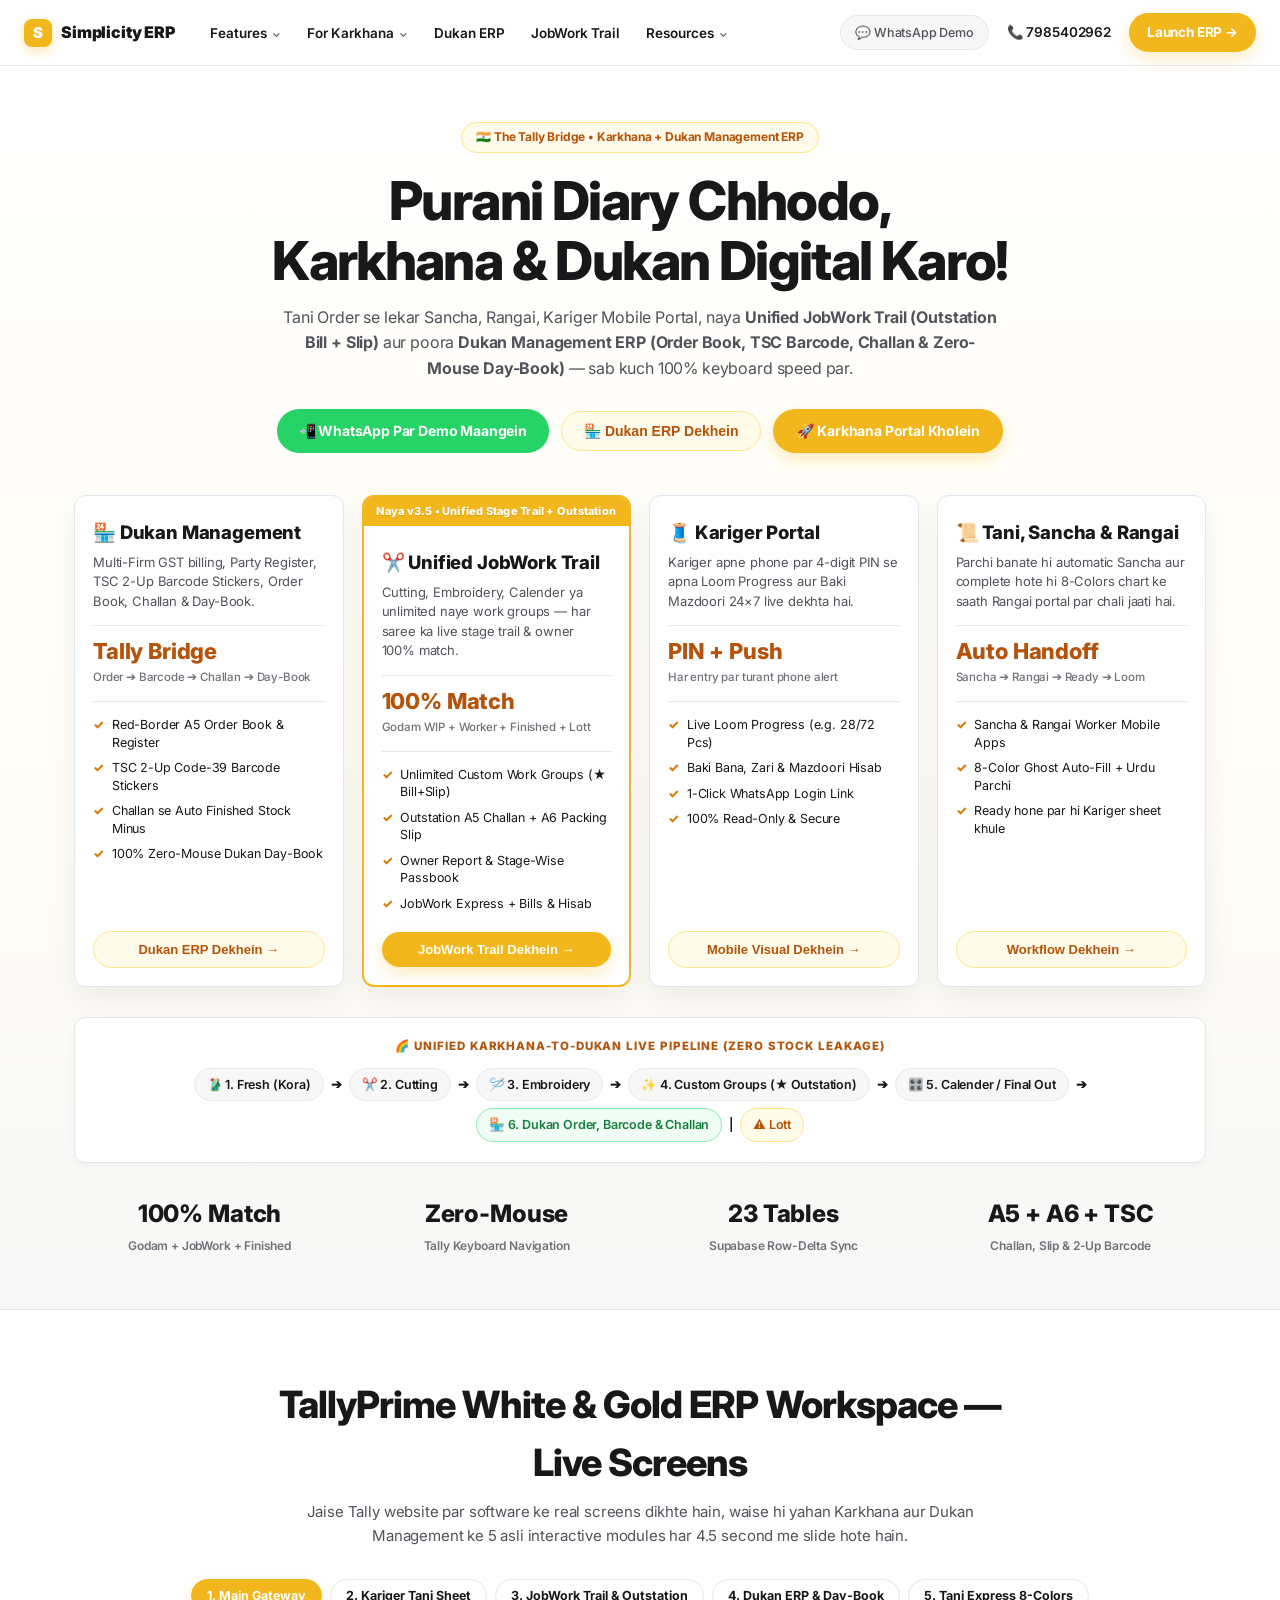
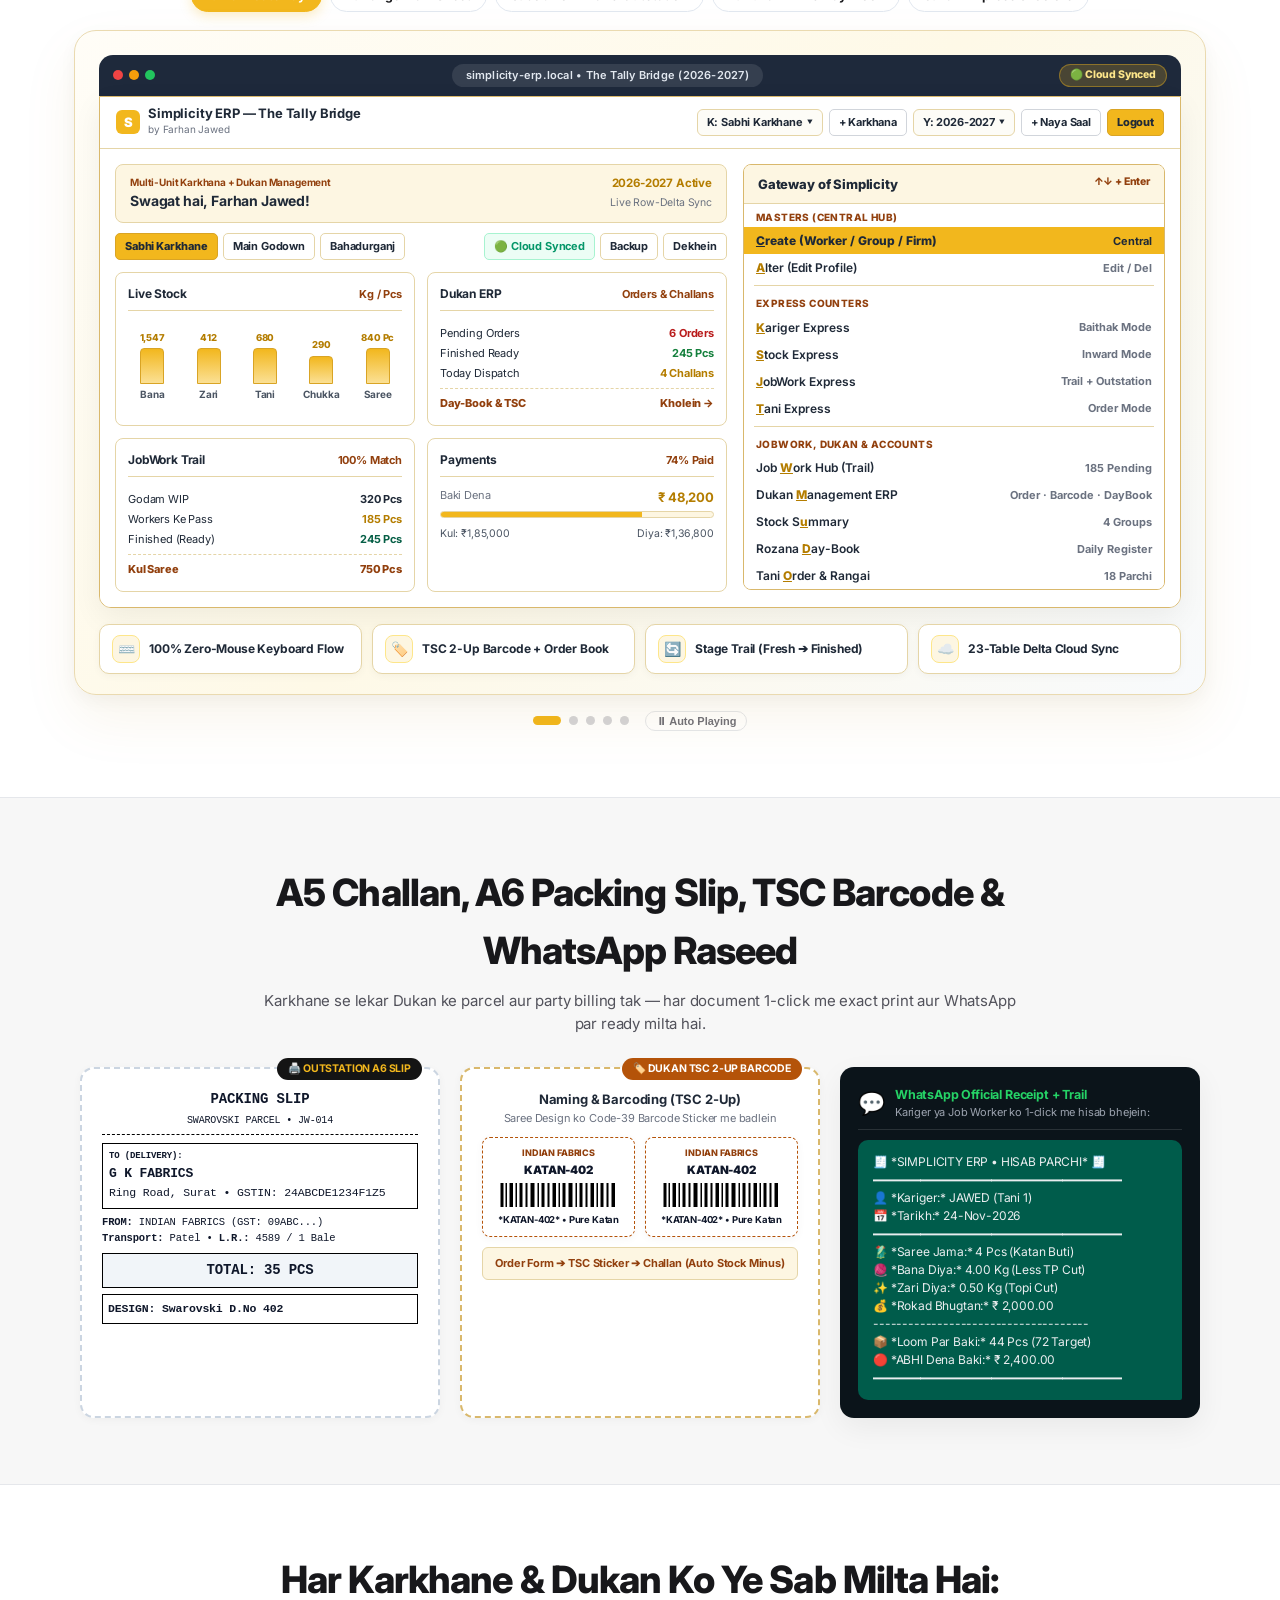
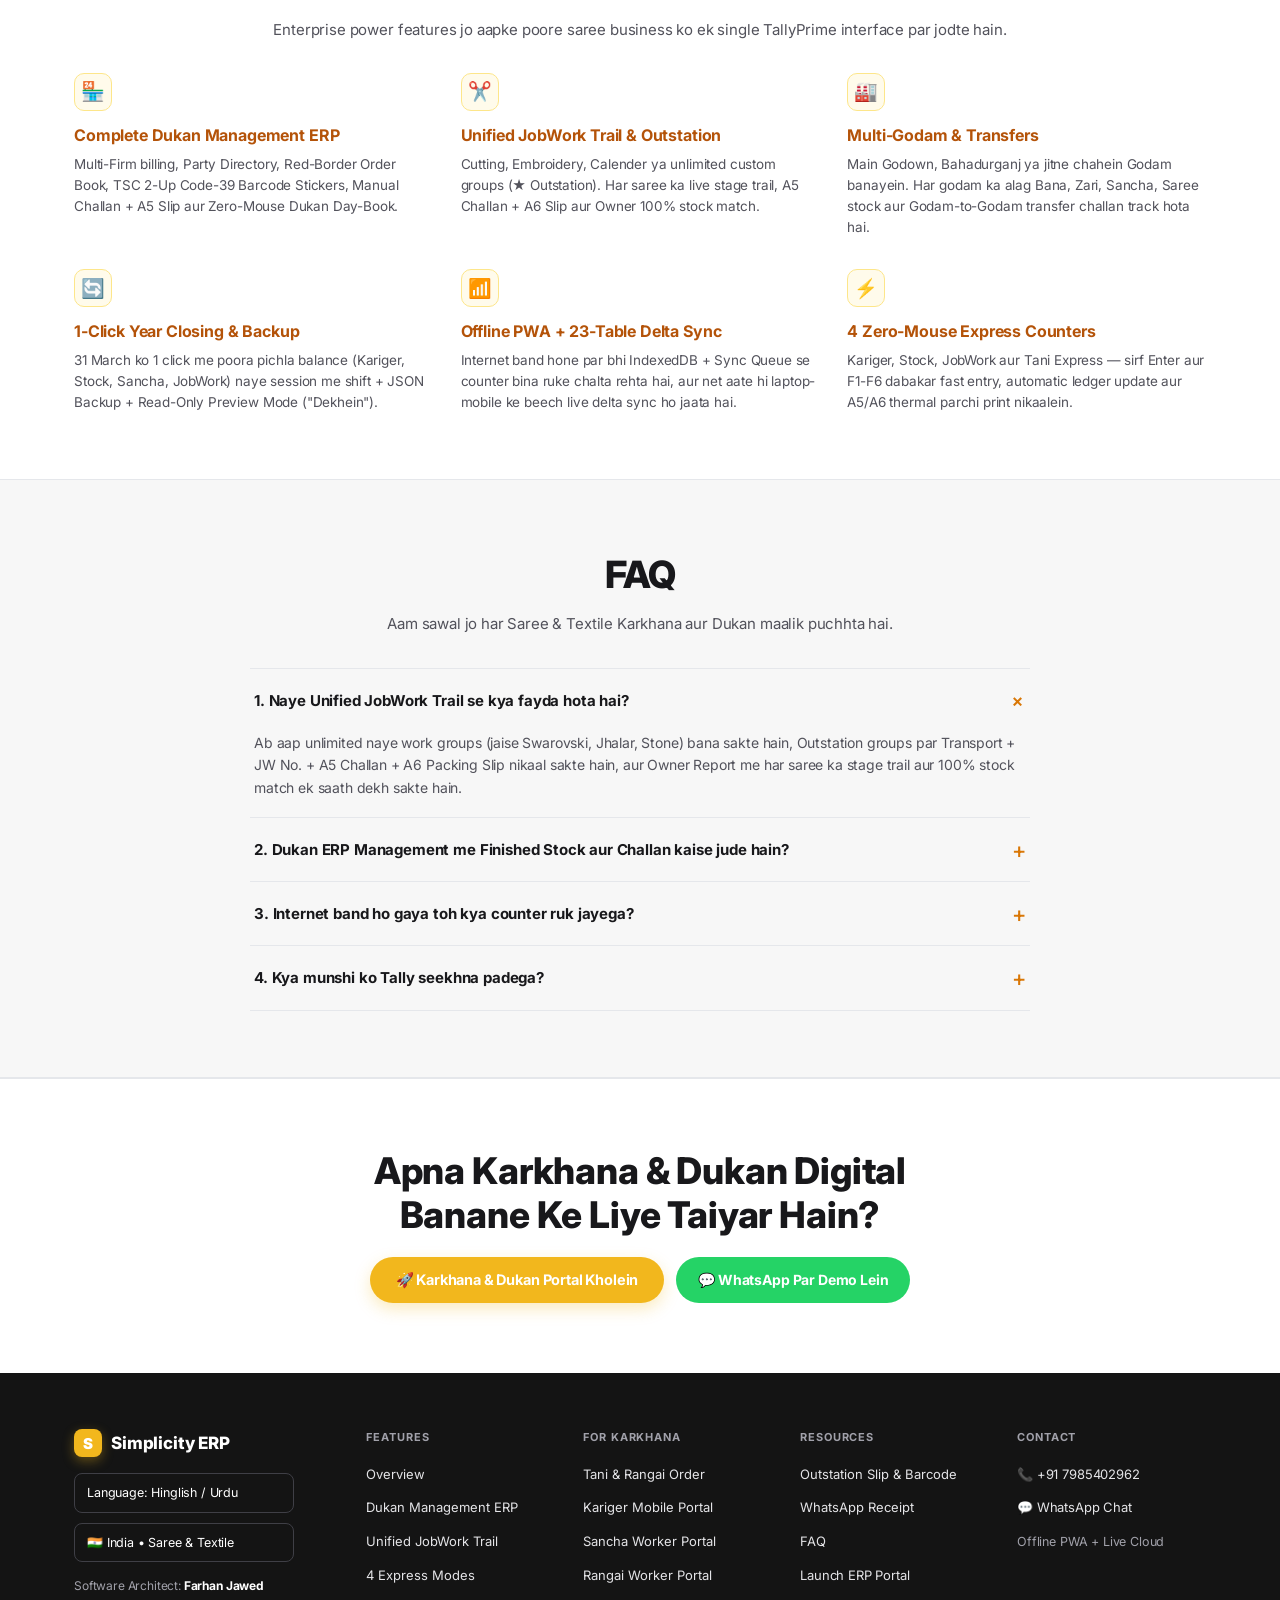
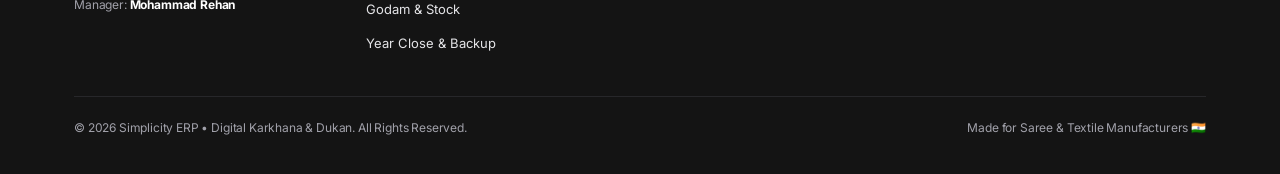
<file: landing.html>
<!DOCTYPE html>
<html lang="hi">
<head>
    <meta charset="UTF-8">
    <meta name="viewport" content="width=device-width, initial-scale=1.0, viewport-fit=cover">

    <title>Simplicity ERP • Saree Manufacturer Karkhana &amp; Dukan Portal</title>
    <meta name="description" content="Purani Diary Chhodo, Karkhana &amp; Dukan Digital Karo! Unified JobWork Trail, Dukan Management ERP (Order, Barcode, Challan, DayBook), 4 Express Counters, Kariger/Sancha/Rangai Mobile Portals.">
    <meta name="theme-color" content="#ffffff">

    <link rel="preconnect" href="https://fonts.googleapis.com">
    <link rel="preconnect" href="https://fonts.gstatic.com" crossorigin>
    <link href="https://fonts.googleapis.com/css2?family=Inter:wght@400;500;600;700;800;900&display=swap" rel="stylesheet">

    <style>
        :root {
            --bg-page: #ffffff;
            --bg-soft: #f7f7f7;
            --bg-muted: #f1f5f9;
            --border-light: #e5e7eb;
            --border-card: #e2e8f0;

            --text-main: #18181b;
            --text-secondary: #52525b;
            --text-muted: #71717a;

            --brand-gold: #f2b71d;
            --brand-gold-hover: #e0a60d;
            --brand-gold-text: #b45309;
            --brand-gold-accent: #d97706;
            --brand-gold-soft: #fffbeb;
            --brand-gold-tint: #fde68a;

            --accent-green: #16a34a;
            --accent-wa: #25d366;
            --accent-blue: #0284c7;

            --shadow-sm: 0 2px 8px rgba(0, 0, 0, 0.04);
            --shadow-card: 0 10px 30px rgba(0, 0, 0, 0.06);
            --shadow-pop: 0 18px 40px rgba(0, 0, 0, 0.12);
            --radius-card: 12px;
        }

        * {
            margin: 0;
            padding: 0;
            box-sizing: border-box;
            -webkit-font-smoothing: antialiased;
        }

        html { scroll-behavior: smooth; }

        body {
            background-color: var(--bg-page);
            color: var(--text-main);
            font-family: 'Inter', -apple-system, BlinkMacSystemFont, "Segoe UI", sans-serif;
            overflow-x: hidden;
            line-height: 1.55;
            letter-spacing: -0.01em;
        }

        .container {
            max-width: 1180px;
            margin: 0 auto;
            padding: 0 24px;
        }

        /* ====================================================================
           1. CLEAN TOP NAVBAR
        ==================================================================== */
        .top-nav {
            position: sticky;
            top: 0;
            left: 0;
            width: 100%;
            height: 66px;
            background: rgba(255, 255, 255, 0.96);
            backdrop-filter: blur(12px);
            -webkit-backdrop-filter: blur(12px);
            border-bottom: 1px solid var(--border-light);
            z-index: 1000;
        }

        .nav-inner {
            max-width: 1280px;
            height: 100%;
            margin: 0 auto;
            padding: 0 24px;
            display: flex;
            align-items: center;
            justify-content: space-between;
            gap: 16px;
        }

        .nav-left { display: flex; align-items: center; gap: 24px; }

        .nav-brand {
            display: flex;
            align-items: center;
            gap: 9px;
            text-decoration: none;
            color: var(--text-main);
            font-weight: 900;
            font-size: 16px;
            cursor: pointer;
            white-space: nowrap;
        }

        .brand-mark {
            width: 28px;
            height: 28px;
            border-radius: 8px;
            background: var(--brand-gold);
            color: #ffffff;
            display: flex;
            align-items: center;
            justify-content: center;
            font-size: 15px;
            font-weight: 900;
            box-shadow: 0 4px 12px rgba(242, 183, 29, 0.35);
        }

        .nav-menu { display: flex; align-items: center; gap: 4px; }
        .nav-item { position: relative; }

        .nav-trigger {
            background: transparent;
            border: none;
            color: var(--text-main);
            font-family: inherit;
            font-size: 13.5px;
            font-weight: 600;
            padding: 8px 11px;
            border-radius: 8px;
            cursor: pointer;
            display: inline-flex;
            align-items: center;
            gap: 5px;
            transition: background 0.15s, color 0.15s;
            white-space: nowrap;
        }

        .nav-trigger:hover,
        .nav-item.open .nav-trigger {
            background: var(--brand-gold-soft);
            color: var(--brand-gold-text);
        }

        .nav-chevron { font-size: 11px; opacity: 0.7; transition: transform 0.2s; }
        .nav-item.open .nav-chevron { transform: rotate(180deg); }

        .nav-dropdown {
            position: absolute;
            top: calc(100% + 8px);
            left: 0;
            min-width: 300px;
            background: #ffffff;
            border: 1px solid var(--border-light);
            border-radius: 14px;
            box-shadow: var(--shadow-pop);
            padding: 8px;
            display: none;
            z-index: 1100;
        }

        .nav-item:hover .nav-dropdown,
        .nav-item.open .nav-dropdown {
            display: block;
            animation: dropFade 0.16s ease-out;
        }

        @keyframes dropFade {
            from { opacity: 0; transform: translateY(4px); }
            to { opacity: 1; transform: translateY(0); }
        }

        .drop-link {
            width: 100%;
            background: transparent;
            border: none;
            text-align: left;
            padding: 10px 12px;
            border-radius: 9px;
            cursor: pointer;
            display: flex;
            align-items: flex-start;
            gap: 11px;
            font-family: inherit;
            transition: background 0.15s;
        }

        .drop-link:hover,
        .drop-link.active { background: var(--brand-gold-soft); }

        .drop-icon {
            width: 32px;
            height: 32px;
            border-radius: 8px;
            background: var(--bg-soft);
            display: flex;
            align-items: center;
            justify-content: center;
            font-size: 16px;
            flex-shrink: 0;
        }

        .drop-text strong { display: block; font-size: 13.5px; font-weight: 700; color: var(--text-main); }
        .drop-text span { display: block; font-size: 11.5px; color: var(--text-muted); margin-top: 1px; }

        .nav-right { display: flex; align-items: center; gap: 10px; }

        .nav-pill-note {
            background: var(--bg-soft);
            border: 1px solid var(--border-light);
            border-radius: 999px;
            padding: 7px 14px;
            font-size: 12.5px;
            color: var(--text-secondary);
            font-weight: 500;
            text-decoration: none;
            white-space: nowrap;
            display: inline-flex;
            align-items: center;
            gap: 6px;
        }
        .nav-pill-note:hover { border-color: var(--brand-gold-tint); color: var(--text-main); }

        .nav-login-link {
            color: var(--text-main);
            text-decoration: none;
            font-size: 13.5px;
            font-weight: 600;
            padding: 7px 8px;
            white-space: nowrap;
        }
        .nav-login-link:hover { color: var(--brand-gold-text); }

        .btn-gold-pill {
            background: var(--brand-gold);
            color: #ffffff;
            padding: 9px 18px;
            border-radius: 999px;
            text-decoration: none;
            font-size: 13.5px;
            font-weight: 700;
            border: none;
            cursor: pointer;
            display: inline-flex;
            align-items: center;
            gap: 7px;
            box-shadow: 0 6px 16px rgba(242, 183, 29, 0.28);
            transition: background 0.18s, transform 0.18s;
            white-space: nowrap;
        }
        .btn-gold-pill:hover { background: var(--brand-gold-hover); transform: translateY(-1px); }

        .btn-soft-pill {
            background: var(--brand-gold-soft);
            color: var(--brand-gold-text);
            padding: 9px 18px;
            border-radius: 999px;
            text-decoration: none;
            font-size: 13.5px;
            font-weight: 700;
            border: 1px solid var(--brand-gold-tint);
            cursor: pointer;
            display: inline-flex;
            align-items: center;
            gap: 7px;
            transition: background 0.18s;
            white-space: nowrap;
        }
        .btn-soft-pill:hover { background: var(--brand-gold-tint); }

        .btn-green-pill {
            background: var(--accent-wa);
            color: #ffffff;
            padding: 11px 22px;
            border-radius: 999px;
            text-decoration: none;
            font-size: 14px;
            font-weight: 700;
            display: inline-flex;
            align-items: center;
            gap: 8px;
            transition: transform 0.18s, background 0.18s;
        }
        .btn-green-pill:hover { background: #1fb858; transform: translateY(-1px); }

        .mobile-menu-btn {
            display: none;
            background: var(--bg-soft);
            border: 1px solid var(--border-light);
            border-radius: 8px;
            padding: 7px 11px;
            font-size: 16px;
            cursor: pointer;
            color: var(--text-main);
        }

        .mobile-drawer {
            display: none;
            background: #ffffff;
            border-bottom: 1px solid var(--border-light);
            padding: 14px 20px 18px;
        }
        .mobile-drawer.open { display: block; }
        .mobile-group-title {
            font-size: 11px;
            font-weight: 800;
            text-transform: uppercase;
            color: var(--text-muted);
            margin: 12px 0 6px;
            letter-spacing: 0.06em;
        }
        .mobile-links-grid { display: grid; grid-template-columns: 1fr 1fr; gap: 8px; }
        .mobile-link-btn {
            background: var(--bg-soft);
            border: 1px solid var(--border-light);
            border-radius: 8px;
            padding: 9px 10px;
            font-size: 12.5px;
            font-weight: 600;
            color: var(--text-main);
            text-align: left;
            cursor: pointer;
            font-family: inherit;
        }
        .mobile-link-btn.active {
            background: var(--brand-gold-soft);
            border-color: var(--brand-gold);
            color: var(--brand-gold-text);
        }

        @media (max-width: 1080px) { .nav-pill-note { display: none; } }
        @media (max-width: 900px) {
            .nav-menu, .nav-login-link { display: none; }
            .mobile-menu-btn { display: inline-flex; align-items: center; }
        }

        /* ====================================================================
           2. HERO & 4 PORTAL CARDS + TALLY PREMIUM SHOWCASE SHELL
        ==================================================================== */
        .view-page { display: none; animation: pageFade 0.28s ease-out; }
        .view-page.active { display: block; }
        @keyframes pageFade {
            from { opacity: 0; transform: translateY(8px); }
            to { opacity: 1; transform: translateY(0); }
        }

        .hero-section {
            background: linear-gradient(180deg, #ffffff 0%, #fffdf5 55%, #f7f7f7 100%);
            padding: 56px 0 52px;
            text-align: center;
            border-bottom: 1px solid var(--border-light);
        }

        .hero-eyebrow {
            display: inline-block;
            background: var(--brand-gold-soft);
            color: var(--brand-gold-text);
            border: 1px solid var(--brand-gold-tint);
            padding: 5px 14px;
            border-radius: 999px;
            font-size: 12px;
            font-weight: 700;
            margin-bottom: 18px;
        }

        .hero-title {
            font-size: clamp(2rem, 4.6vw, 3.35rem);
            font-weight: 800;
            color: var(--text-main);
            line-height: 1.12;
            letter-spacing: -0.03em;
            max-width: 850px;
            margin: 0 auto 14px;
        }

        .hero-subtitle {
            font-size: 16px;
            color: var(--text-secondary);
            max-width: 720px;
            margin: 0 auto 28px;
            line-height: 1.6;
        }

        .hero-actions {
            display: flex;
            justify-content: center;
            align-items: center;
            gap: 12px;
            flex-wrap: wrap;
            margin-bottom: 42px;
        }

        .portal-cards-grid {
            display: grid;
            grid-template-columns: repeat(4, 1fr);
            gap: 18px;
            align-items: stretch;
            text-align: left;
            margin-bottom: 30px;
        }
        @media (max-width: 1024px) { .portal-cards-grid { grid-template-columns: repeat(2, 1fr); } }
        @media (max-width: 580px) { .portal-cards-grid { grid-template-columns: 1fr; } }

        .patreon-card {
            background: #ffffff;
            border: 1px solid var(--border-card);
            border-radius: var(--radius-card);
            box-shadow: var(--shadow-card);
            display: flex;
            flex-direction: column;
            justify-content: space-between;
            overflow: hidden;
            transition: transform 0.2s, box-shadow 0.2s;
            cursor: pointer;
        }
        .patreon-card:hover { transform: translateY(-4px); box-shadow: var(--shadow-pop); }
        .patreon-card.featured { border: 2px solid var(--brand-gold); }

        .card-rec-banner {
            background: var(--brand-gold);
            color: #ffffff;
            text-align: center;
            font-size: 11px;
            font-weight: 800;
            padding: 6px 10px;
            letter-spacing: 0.02em;
            text-shadow: 0 1px 1px rgba(0,0,0,0.12);
        }

        .card-body { padding: 22px 18px 18px; display: flex; flex-direction: column; flex: 1; }
        .card-title { font-size: 18.5px; font-weight: 800; color: var(--text-main); margin-bottom: 6px; }
        .card-desc { font-size: 13px; color: var(--text-secondary); line-height: 1.5; min-height: 58px; margin-bottom: 14px; }

        .card-highlight-stat {
            border-top: 1px solid var(--border-light);
            border-bottom: 1px solid var(--border-light);
            padding: 13px 0;
            margin-bottom: 14px;
        }
        .card-highlight-stat strong { display: block; font-size: 22px; font-weight: 800; color: var(--brand-gold-text); line-height: 1.1; }
        .card-highlight-stat span { font-size: 11.5px; color: var(--text-muted); font-weight: 500; }

        .card-checklist { list-style: none; display: flex; flex-direction: column; gap: 8px; margin-bottom: 20px; flex: 1; }
        .card-checklist li { font-size: 12.5px; color: var(--text-main); display: flex; align-items: flex-start; gap: 8px; line-height: 1.4; }
        .card-checklist li::before { content: "✓"; color: var(--brand-gold-accent); font-weight: 800; flex-shrink: 0; }
        .card-btn { width: 100%; justify-content: center; padding: 10px 14px; font-size: 13px; }

        .pipeline-card {
            background: #ffffff;
            border: 1px solid var(--border-light);
            border-radius: var(--radius-card);
            padding: 20px;
            box-shadow: var(--shadow-sm);
            margin-bottom: 24px;
        }
        .pipeline-card h5 {
            font-size: 11.5px;
            font-weight: 800;
            text-transform: uppercase;
            letter-spacing: 0.08em;
            color: var(--brand-gold-text);
            margin-bottom: 12px;
        }
        .pipeline-flow {
            display: flex;
            justify-content: center;
            align-items: center;
            gap: 7px;
            flex-wrap: wrap;
            font-size: 12.5px;
            font-weight: 600;
        }
        .pipeline-pill {
            padding: 6px 12px;
            border-radius: 999px;
            background: var(--bg-soft);
            border: 1px solid var(--border-light);
            color: var(--text-main);
        }

        .stats-bar { display: grid; grid-template-columns: repeat(4, 1fr); gap: 16px; padding-top: 8px; }
        @media (max-width: 720px) { .stats-bar { grid-template-columns: repeat(2, 1fr); } }
        .stat-box strong { display: block; font-size: 24px; font-weight: 800; color: var(--text-main); }
        .stat-box span { font-size: 12px; color: var(--text-muted); font-weight: 600; }

        /* ====================================================================
           3. TALLY-WEBSITE-STYLE LAPTOP/DESKTOP BEZEL + ERP MOCKUPS
        ==================================================================== */
        .page-section { padding: 66px 0; }
        .page-section.soft-bg {
            background: var(--bg-soft);
            border-top: 1px solid var(--border-light);
            border-bottom: 1px solid var(--border-light);
        }

        .section-head { text-align: center; max-width: 760px; margin: 0 auto 32px; }
        .section-head h2 {
            font-size: clamp(1.65rem, 3.2vw, 2.35rem);
            font-weight: 800;
            letter-spacing: -0.025em;
            color: var(--text-main);
            margin-bottom: 8px;
        }
        .section-head p { font-size: 15px; color: var(--text-secondary); }

        /* Tally-Style Browser / Laptop Presentation Frame */
        .tally-showcase-wrap {
            position: relative;
            background: linear-gradient(135deg, #fffdf7 0%, #fef9e7 50%, #f8fafc 100%);
            border: 1px solid #eadab0;
            border-radius: 22px;
            padding: 24px 24px 20px;
            box-shadow: 0 24px 55px rgba(180, 125, 0, 0.08), 0 6px 18px rgba(0,0,0,0.04);
        }
        @media (max-width: 640px) { .tally-showcase-wrap { padding: 14px 10px; border-radius: 14px; } }

        .tally-window-chrome {
            background: #1e293b;
            border-radius: 14px 14px 0 0;
            padding: 9px 14px;
            display: flex;
            align-items: center;
            justify-content: space-between;
            gap: 10px;
        }
        .tally-chrome-dots { display: flex; gap: 6px; align-items: center; }
        .tally-chrome-dots span { width: 10px; height: 10px; border-radius: 50%; display: inline-block; }
        .tally-chrome-url {
            background: rgba(255,255,255,0.1);
            color: #e2e8f0;
            font-size: 11px;
            font-weight: 600;
            padding: 3px 14px;
            border-radius: 999px;
            letter-spacing: 0.02em;
        }
        .tally-chrome-badge {
            background: rgba(242, 183, 29, 0.2);
            color: #fde68a;
            border: 1px solid rgba(242, 183, 29, 0.4);
            font-size: 10.5px;
            font-weight: 800;
            padding: 2px 10px;
            border-radius: 999px;
        }

        .tally-callout-strip {
            display: grid;
            grid-template-columns: repeat(4, 1fr);
            gap: 10px;
            margin-top: 16px;
        }
        @media (max-width: 820px) { .tally-callout-strip { grid-template-columns: repeat(2, 1fr); } }
        .tally-callout-pill {
            background: #ffffff;
            border: 1px solid #e5d5a7;
            border-radius: 10px;
            padding: 10px 12px;
            display: flex;
            align-items: center;
            gap: 9px;
            font-size: 12px;
            font-weight: 700;
            color: #1f2937;
            box-shadow: var(--shadow-sm);
        }
        .tally-callout-pill span.ic {
            width: 28px;
            height: 28px;
            border-radius: 8px;
            background: #fdf6e2;
            border: 1px solid #fde68a;
            display: flex;
            align-items: center;
            justify-content: center;
            font-size: 14px;
            flex-shrink: 0;
        }

        .sl-slide-bar {
            display: flex;
            justify-content: center;
            align-items: center;
            gap: 8px;
            flex-wrap: wrap;
            margin-bottom: 18px;
        }
        .preview-tab-btn {
            background: #ffffff;
            color: var(--text-main);
            border: 1px solid var(--border-card);
            border-radius: 999px;
            padding: 8px 15px;
            font-size: 12.5px;
            font-weight: 700;
            cursor: pointer;
            font-family: inherit;
            transition: all 0.16s ease;
        }
        .preview-tab-btn:hover { background: var(--brand-gold-soft); border-color: var(--brand-gold-tint); }
        .preview-tab-btn.active {
            background: var(--brand-gold);
            border-color: var(--brand-gold);
            color: #ffffff;
            box-shadow: 0 4px 12px rgba(242, 183, 29, 0.25);
        }
        .preview-pane { display: none; }
        .preview-pane.active { display: block; animation: pageFade 0.28s ease-out; }

        .sl-dots-row { display: flex; justify-content: center; align-items: center; gap: 8px; margin-top: 16px; }
        .sl-dot-btn { width: 9px; height: 9px; border-radius: 999px; border: none; background: #d4d4d8; cursor: pointer; transition: all 0.22s ease; }
        .sl-dot-btn.active { width: 28px; background: var(--brand-gold); }
        .sl-auto-pill {
            font-size: 11px;
            font-weight: 700;
            color: var(--text-muted);
            background: #ffffff;
            border: 1px solid var(--border-light);
            border-radius: 999px;
            padding: 3px 10px;
            margin-left: 8px;
            cursor: pointer;
        }

        .tp-app-frame {
            background: #ffffff;
            border: 1.5px solid #d9b86c;
            border-radius: 0 0 12px 12px;
            box-shadow: var(--shadow-card);
            overflow: hidden;
            font-size: 12px;
            color: #1f2937;
        }
        .tp-app-frame.standalone { border-radius: 12px; }

        .tp-slim-navbar {
            background: #ffffff;
            border-bottom: 1.5px solid #e5d5a7;
            padding: 9px 16px;
            display: flex;
            justify-content: space-between;
            align-items: center;
            flex-wrap: wrap;
            gap: 10px;
        }
        .tp-nav-chips { display: flex; gap: 6px; flex-wrap: wrap; align-items: center; }
        .tp-nav-chip {
            background: #fdfcf7;
            border: 1px solid #e5d5a7;
            border-radius: 6px;
            padding: 4px 9px;
            font-size: 11px;
            font-weight: 700;
            color: #1f2937;
        }
        .tp-nav-btn {
            background: #ffffff;
            border: 1px solid #d1d5db;
            border-radius: 5px;
            padding: 4px 9px;
            font-size: 11px;
            font-weight: 700;
            color: #1f2937;
        }
        .tp-nav-btn.gold { background: #f2b71d; border-color: #d9a425; font-weight: 800; color: #1f2937; }
        .tp-body { padding: 15px; background: #ffffff; }

        .tp-dash-grid { display: grid; grid-template-columns: minmax(0, 1.45fr) minmax(0, 1fr); gap: 16px; align-items: start; }
        @media (max-width: 900px) { .tp-dash-grid { grid-template-columns: 1fr; } }

        .tp-welcome-strip {
            background: #fdf6e2;
            border: 1px solid #e5d5a7;
            border-radius: 8px;
            padding: 10px 14px;
            display: flex;
            justify-content: space-between;
            align-items: center;
            margin-bottom: 10px;
        }
        .tp-controls-bar { display: flex; justify-content: space-between; align-items: center; flex-wrap: wrap; gap: 8px; margin-bottom: 12px; }
        .tp-tab-strip { display: flex; gap: 5px; flex-wrap: wrap; }
        .tp-tab-pill { background: #ffffff; border: 1px solid #e5d5a7; border-radius: 5px; padding: 4px 9px; font-size: 11px; font-weight: 700; }
        .tp-tab-pill.active { background: #f2b71d; border-color: #d9a425; font-weight: 800; }

        .tp-2x2-cards { display: grid; grid-template-columns: 1fr 1fr; gap: 12px; }
        @media (max-width: 560px) { .tp-2x2-cards { grid-template-columns: 1fr; } }

        .tp-gold-card { background: #ffffff; border: 1.5px solid #e5d5a7; border-radius: 8px; padding: 12px; }
        .tp-gold-card-head {
            display: flex;
            justify-content: space-between;
            align-items: center;
            border-bottom: 1px solid #e5d5a7;
            padding-bottom: 6px;
            margin-bottom: 10px;
            font-size: 12px;
        }
        .tp-gold-card-head span { color: #92400e; font-weight: 700; font-size: 11px; }
        .tp-bars-row { display: flex; align-items: flex-end; justify-content: space-between; gap: 8px; height: 82px; padding-top: 10px; }
        .tp-bar-col { flex: 1; display: flex; flex-direction: column; align-items: center; height: 100%; justify-content: flex-end; gap: 3px; }
        .tp-bar-col small { font-size: 9.5px; font-weight: 800; color: #b47d00; }
        .tp-bar-fill { width: 100%; max-width: 24px; background: linear-gradient(180deg, #f2b71d, #fbe094); border: 1px solid #d9a425; border-radius: 4px 4px 0 0; }
        .tp-bar-col span { font-size: 10px; font-weight: 700; color: #4b5563; }

        .tp-gateway-box { background: #ffffff; border: 1.5px solid #d9b86c; border-radius: 8px; overflow: hidden; }
        .tp-gw-header { background: #fdf6e2; border-bottom: 1.5px solid #e5d5a7; padding: 9px 14px; font-size: 13px; font-weight: 800; color: #1f2937; display: flex; justify-content: space-between; }
        .tp-gw-sec { font-size: 10px; font-weight: 800; text-transform: uppercase; color: #92400e; padding: 6px 12px 2px; letter-spacing: 0.4px; }
        .tp-gw-item {
            width: 100%;
            background: #ffffff;
            border: none;
            padding: 6px 12px;
            display: flex;
            justify-content: space-between;
            align-items: center;
            font-size: 12px;
            font-weight: 600;
            color: #1f2937;
            cursor: pointer;
            font-family: inherit;
            text-align: left;
        }
        .tp-gw-item:hover { background: #fef9ea; }
        .tp-gw-item.active { background: #f2b71d; font-weight: 800; }
        .tp-gw-key { color: #b47d00; font-weight: 800; text-decoration: underline; }
        .tp-gw-item.active .tp-gw-key { color: #1f2937; }
        .tp-gw-val { font-size: 11px; color: #6b7280; font-weight: 700; }
        .tp-gw-item.active .tp-gw-val { color: #1f2937; }
        .tp-gw-div { height: 1px; background: #e5d5a7; margin: 4px 10px; }

        .tp-sheet-grid { display: grid; grid-template-columns: minmax(0, 1fr) minmax(0, 1.55fr); gap: 14px; align-items: stretch; }
        @media (max-width: 860px) { .tp-sheet-grid { grid-template-columns: 1fr; } }

        .tp-panel { background: #ffffff; border: 1px solid #e5d5a7; border-radius: 6px; overflow: hidden; }
        .tp-panel-head { background: #fdf6e2; border-bottom: 1px solid #e5d5a7; padding: 7px 12px; font-size: 12px; font-weight: 800; display: flex; justify-content: space-between; align-items: center; }
        .tp-form-row { display: grid; grid-template-columns: 118px minmax(0, 1fr); align-items: center; gap: 8px; margin-bottom: 6px; }
        .tp-form-lbl { font-size: 11.5px; font-weight: 600; color: #374151; }
        .tp-form-inp { background: #ffffff; border: 1px solid #d1d5db; border-radius: 4px; padding: 5px 8px; font-size: 12px; font-weight: 700; color: #1f2937; width: 100%; }
        .tp-form-inp.focus { border-color: #d9a425; background: #fffdf5; }
        .tp-form-inp.ghost { background: #fef9c3; border-color: #eab308; color: #713f12; }

        .tp-table { width: 100%; border-collapse: collapse; font-size: 11.5px; background: #ffffff; }
        .tp-table th { background: #fdf6e2; color: #1f2937; border-bottom: 1.5px solid #e5d5a7; padding: 6px 8px; text-align: left; font-size: 10.5px; font-weight: 800; text-transform: uppercase; }
        .tp-table td { padding: 6px 8px; border-bottom: 1px solid #f3f4f6; font-weight: 600; }
        .tp-3cards { display: grid; grid-template-columns: repeat(3, 1fr); gap: 10px; margin-top: 12px; }
        @media (max-width: 640px) { .tp-3cards { grid-template-columns: 1fr; } }

        .tp-voucher-split { display: grid; grid-template-columns: minmax(0, 1.3fr) minmax(0, 1fr); gap: 14px; align-items: stretch; }
        @media (max-width: 820px) { .tp-voucher-split { grid-template-columns: 1fr; } }

        .tp-picker-item { padding: 6px 10px; border-bottom: 1px solid #f3f4f6; display: flex; justify-content: space-between; font-size: 11.5px; font-weight: 600; }
        .tp-picker-item.active { background: #f2b71d; font-weight: 800; }
        .tp-accept-bar { background: #fdf6e2; border: 1.5px solid #d9a425; border-radius: 5px; padding: 7px 12px; margin-top: 10px; display: flex; justify-content: space-between; align-items: center; flex-wrap: wrap; gap: 8px; }

        /* Red Order Book & TSC 2-Up Barcode Visuals */
        .dk-mock-book { border: 2px solid #991b1b; border-radius: 6px; background: #fff; overflow: hidden; }
        .dk-mock-book-hdr { background: #fff5f5; border-bottom: 2px solid #991b1b; padding: 8px 12px; display: flex; justify-content: space-between; align-items: center; }
        .dk-mock-sticker-row { display: grid; grid-template-columns: 1fr 1fr; gap: 10px; }
        @media (max-width: 500px) { .dk-mock-sticker-row { grid-template-columns: 1fr; } }
        .dk-mock-sticker {
            border: 1.5px dashed #b45309;
            border-radius: 8px;
            background: #ffffff;
            padding: 8px 10px;
            text-align: center;
            box-shadow: var(--shadow-sm);
        }

        /* 3x2 Feature Grid */
        .include-grid { display: grid; grid-template-columns: repeat(3, 1fr); gap: 32px 28px; }
        @media (max-width: 820px) { .include-grid { grid-template-columns: 1fr; gap: 22px; } }
        .include-item .inc-icon {
            width: 38px;
            height: 38px;
            border-radius: 10px;
            background: var(--brand-gold-soft);
            color: var(--brand-gold-accent);
            border: 1px solid var(--brand-gold-tint);
            display: flex;
            align-items: center;
            justify-content: center;
            font-size: 19px;
            margin-bottom: 12px;
        }
        .include-item h4 { font-size: 16px; font-weight: 700; color: var(--brand-gold-text); margin-bottom: 6px; }
        .include-item p { font-size: 13.5px; color: var(--text-secondary); line-height: 1.55; }

        /* Slip & WhatsApp */
        .slip-preview-grid { display: grid; grid-template-columns: repeat(3, 1fr); gap: 20px; max-width: 1120px; margin: 0 auto; }
        @media (max-width: 940px) { .slip-preview-grid { grid-template-columns: 1fr; } }

        .slip-card {
            background: #ffffff;
            color: #0f172a;
            border-radius: 14px;
            padding: 20px;
            font-family: monospace, sans-serif;
            font-size: 11.5px;
            position: relative;
            border: 2px dashed #cbd5e1;
            box-shadow: var(--shadow-sm);
        }
        .slip-badge-tag {
            position: absolute;
            top: -11px;
            right: 16px;
            background: #141414;
            color: var(--brand-gold);
            padding: 3px 11px;
            border-radius: 20px;
            font-size: 10.5px;
            font-weight: 700;
            font-family: 'Inter', sans-serif;
        }
        .wa-box { background: #0b141a; border-radius: 14px; padding: 18px; color: #e9edef; font-size: 12.5px; box-shadow: var(--shadow-card); }
        .wa-bubble { background: #005c4b; padding: 13px 15px; border-radius: 10px 10px 2px 10px; line-height: 1.5; white-space: pre-line; font-size: 12px; }

        /* Clean FAQ */
        .faq-wrap { max-width: 780px; margin: 0 auto; }
        .faq-item { border-bottom: 1px solid var(--border-light); }
        .faq-item:first-child { border-top: 1px solid var(--border-light); }
        .faq-question {
            padding: 20px 4px;
            font-size: 15px;
            font-weight: 700;
            color: var(--text-main);
            cursor: pointer;
            display: flex;
            justify-content: space-between;
            align-items: center;
            gap: 16px;
        }
        .faq-question span.arrow { color: var(--brand-gold-accent); font-size: 22px; font-weight: 500; transition: transform 0.2s; line-height: 1; }
        .faq-item.active .faq-question span.arrow { transform: rotate(45deg); }
        .faq-answer { padding: 0 4px 18px; color: var(--text-secondary); font-size: 14px; line-height: 1.6; display: none; }
        .faq-item.active .faq-answer { display: block; }

        /* ====================================================================
           4. SPOTLIGHT SUB-PAGES, PHONE PORTALS & STEP CARDS
        ==================================================================== */
        .spotlight-hero { padding: 36px 0 26px; border-bottom: 1px solid var(--border-light); margin-bottom: 28px; }
        .spotlight-top-bar { display: flex; justify-content: space-between; align-items: center; flex-wrap: wrap; gap: 10px; margin-bottom: 18px; }
        .btn-outline-sm {
            background: #ffffff;
            color: var(--text-main);
            border: 1px solid var(--border-card);
            padding: 7px 14px;
            border-radius: 999px;
            font-size: 12.5px;
            font-weight: 600;
            cursor: pointer;
            text-decoration: none;
            display: inline-flex;
            align-items: center;
            gap: 6px;
        }
        .btn-outline-sm:hover { background: var(--bg-soft); }

        .spotlight-title { font-size: clamp(1.7rem, 3.4vw, 2.5rem); font-weight: 800; letter-spacing: -0.025em; color: var(--text-main); margin-bottom: 8px; }
        .spotlight-desc { font-size: 15px; color: var(--text-secondary); max-width: 820px; }

        .split-showcase { display: grid; grid-template-columns: 1.04fr 1fr; gap: 26px; align-items: start; margin-bottom: 34px; }
        @media (max-width: 880px) { .split-showcase { grid-template-columns: 1fr; } }

        .detail-card { background: #ffffff; border: 1px solid var(--border-card); border-radius: var(--radius-card); padding: 22px; box-shadow: var(--shadow-sm); }
        .detail-card h4 { font-size: 13px; font-weight: 800; color: var(--brand-gold-text); text-transform: uppercase; letter-spacing: 0.06em; margin-bottom: 16px; display: flex; align-items: center; gap: 8px; }

        .step-stack { display: flex; flex-direction: column; gap: 12px; }
        .step-row { background: var(--bg-soft); border: 1px solid var(--border-light); border-radius: 10px; padding: 13px 14px; display: flex; gap: 12px; align-items: flex-start; }
        .step-dot { min-width: 26px; height: 26px; border-radius: 50%; color: #fff; font-size: 12px; font-weight: 800; display: flex; align-items: center; justify-content: center; margin-top: 1px; }
        .step-row strong { display: block; font-size: 13.5px; color: var(--text-main); margin-bottom: 3px; }
        .step-row span { display: block; font-size: 12.5px; color: var(--text-secondary); line-height: 1.5; }

        .phone-frame { max-width: 390px; margin: 0 auto; background: #f1f5f9; color: #0f172a; border-radius: 28px; border: 6px solid #1e293b; box-shadow: 0 22px 45px rgba(15, 23, 42, 0.18); overflow: hidden; font-size: 12px; }
        .phone-notch { background: #0f172a; height: 18px; display: flex; justify-content: center; align-items: center; }
        .phone-notch span { width: 68px; height: 6px; background: #334155; border-radius: 99px; }
        .phone-header { padding: 11px 14px; color: #ffffff; display: flex; justify-content: space-between; align-items: center; }
        .phone-content { padding: 11px; }
        .push-toast { background: #0f172a; color: #ffffff; border: 1px solid rgba(56, 189, 248, 0.45); border-radius: 12px; padding: 9px 11px; margin-bottom: 10px; }
        .push-toast-head { display: flex; justify-content: space-between; font-size: 10px; color: #38bdf8; font-weight: 800; margin-bottom: 2px; }
        .push-toast strong { display: block; font-size: 11.5px; color: #ffffff; }
        .push-toast small { display: block; font-size: 10.5px; color: #cbd5e1; margin-top: 1px; }

        .mock-kpi-grid { display: grid; grid-template-columns: 1fr 1fr; gap: 7px; margin-bottom: 9px; }
        .mock-kpi { background: #ffffff; border: 1px solid #cbd5e1; border-radius: 10px; padding: 8px 9px; }
        .mock-kpi small { display: block; font-size: 9.5px; font-weight: 800; color: #64748b; }
        .mock-kpi strong { display: block; font-size: 15px; font-weight: 900; margin-top: 2px; }
        .loom-track { width: 100%; height: 7px; background: #dbeafe; border-radius: 99px; overflow: hidden; margin: 5px 0 3px; }
        .loom-fill { height: 100%; background: linear-gradient(90deg, #2563eb, #16a34a); border-radius: 99px; }

        .mini-colors-tbl { width: 100%; border-collapse: collapse; background: #ffffff; font-size: 10.5px; margin-top: 6px; }
        .mini-colors-tbl th { background: #701a75; color: #ffffff; padding: 4px; text-align: center; }
        .mini-colors-tbl td { border: 1px solid #e9d5ff; padding: 4px; text-align: center; font-weight: 700; color: #0f172a; }

        .feature-cards-3 { display: grid; grid-template-columns: repeat(3, 1fr); gap: 16px; }
        @media (max-width: 860px) { .feature-cards-3 { grid-template-columns: 1fr; } }

        .kpi-5-bar { display: grid; grid-template-columns: repeat(5, 1fr); border: 1.5px solid #e5d5a7; border-radius: 8px; overflow: hidden; background: #fdfcf7; margin-bottom: 16px; }
        @media (max-width: 640px) { .kpi-5-bar { grid-template-columns: repeat(2, 1fr); } }
        .kpi-5-cell { padding: 10px 12px; border-right: 1px solid #e5d5a7; }
        .kpi-5-cell:last-child { border-right: none; background: #fdf6e2; }
        .kpi-5-cell small { display: block; font-size: 10.5px; color: #6b7280; font-weight: 700; }
        .kpi-5-cell strong { display: block; font-size: 15px; color: #b47d00; font-weight: 900; margin-top: 2px; }

        /* ====================================================================
           5. BOTTOM CTA + FOOTER
        ==================================================================== */
        .bottom-cta { text-align: center; padding: 70px 20px; background: #ffffff; border-top: 1px solid var(--border-light); }
        .bottom-cta h2 { font-size: clamp(1.7rem, 3.2vw, 2.3rem); font-weight: 800; max-width: 620px; margin: 0 auto 20px; line-height: 1.2; }

        .patreon-footer { background: #141414; color: #d4d4d8; padding: 56px 0 36px; }
        .footer-grid { display: grid; grid-template-columns: 1.4fr 1fr 1fr 1fr 1fr; gap: 28px; margin-bottom: 42px; }
        @media (max-width: 900px) { .footer-grid { grid-template-columns: 1fr 1fr; } }
        @media (max-width: 520px) { .footer-grid { grid-template-columns: 1fr; } }

        .footer-col h5 { font-size: 11px; font-weight: 700; text-transform: uppercase; letter-spacing: 0.08em; color: #a1a1aa; margin-bottom: 14px; }
        .footer-col ul { list-style: none; display: flex; flex-direction: column; gap: 9px; }
        .footer-col a, .footer-col button { background: transparent; border: none; color: #e4e4e7; font-size: 13px; font-family: inherit; text-decoration: none; cursor: pointer; text-align: left; padding: 0; }
        .footer-col a:hover, .footer-col button:hover { color: var(--brand-gold); }

        .footer-badge-box { border: 1px solid #3f3f46; border-radius: 8px; padding: 9px 12px; font-size: 12.5px; color: #ffffff; margin-bottom: 10px; display: block; max-width: 220px; }
        .footer-bottom { border-top: 1px solid #27272a; padding-top: 22px; display: flex; justify-content: space-between; align-items: center; flex-wrap: wrap; gap: 12px; font-size: 12px; color: #a1a1aa; }
    </style>
</head>
<body>

    <!-- ========================================================================
         1. TOP NAVBAR
    ======================================================================== -->
    <header class="top-nav">
        <div class="nav-inner">
            <div class="nav-left">
                <a class="nav-brand" onclick="switchView('overview')">
                    <span class="brand-mark">S</span>
                    <span>Simplicity ERP</span>
                </a>

                <nav class="nav-menu" aria-label="Main Navigation">
                    <div class="nav-item" id="menu-features">
                        <button type="button" class="nav-trigger" onclick="toggleDropdown('menu-features')">
                            Features <span class="nav-chevron">⌄</span>
                        </button>
                        <div class="nav-dropdown">
                            <button type="button" class="drop-link active" data-view="overview" onclick="switchView('overview')">
                                <span class="drop-icon">🏠</span>
                                <span class="drop-text">
                                    <strong>Overview</strong>
                                    <span>Poora Digital Karkhana &amp; Dukan ek nazar me</span>
                                </span>
                            </button>
                            <button type="button" class="drop-link" data-view="dukan_erp" onclick="switchView('dukan_erp')">
                                <span class="drop-icon">🏪</span>
                                <span class="drop-text">
                                    <strong>Dukan Management ERP</strong>
                                    <span>Order Form, TSC Barcode, Challan &amp; Day-Book</span>
                                </span>
                            </button>
                            <button type="button" class="drop-link" data-view="jobwork_dukan" onclick="switchView('jobwork_dukan')">
                                <span class="drop-icon">✂️</span>
                                <span class="drop-text">
                                    <strong>Unified JobWork Trail</strong>
                                    <span>Stage Trail, Outstation Bill+Slip &amp; Owner Report</span>
                                </span>
                            </button>
                            <button type="button" class="drop-link" data-view="express" onclick="switchView('express')">
                                <span class="drop-icon">⚡</span>
                                <span class="drop-text">
                                    <strong>Express Counters (4 Modes)</strong>
                                    <span>Kariger, Stock, JobWork &amp; Tani Express</span>
                                </span>
                            </button>
                            <button type="button" class="drop-link" data-view="godam_stock" onclick="switchView('godam_stock')">
                                <span class="drop-icon">🏭</span>
                                <span class="drop-text">
                                    <strong>Godam &amp; Stock</strong>
                                    <span>Multi-Godam, Bana, Zari, Sancha &amp; Saree</span>
                                </span>
                            </button>
                            <button type="button" class="drop-link" data-view="closing_backup" onclick="switchView('closing_backup')">
                                <span class="drop-icon">🔄</span>
                                <span class="drop-text">
                                    <strong>Closing &amp; Backup</strong>
                                    <span>1-Click Year Closing &amp; Live Cloud Sync</span>
                                </span>
                            </button>
                        </div>
                    </div>

                    <div class="nav-item" id="menu-portals">
                        <button type="button" class="nav-trigger" onclick="toggleDropdown('menu-portals')">
                            For Karkhana <span class="nav-chevron">⌄</span>
                        </button>
                        <div class="nav-dropdown">
                            <button type="button" class="drop-link" data-view="tani_order" onclick="switchView('tani_order')">
                                <span class="drop-icon">📜</span>
                                <span class="drop-text">
                                    <strong>Tani &amp; Rangai Order</strong>
                                    <span>5-Stage Register &amp; Auto Sancha Dispatch</span>
                                </span>
                            </button>
                            <button type="button" class="drop-link" data-view="kariger_portal" onclick="switchView('kariger_portal')">
                                <span class="drop-icon">🧵</span>
                                <span class="drop-text">
                                    <strong>Kariger Mobile Portal</strong>
                                    <span>4-Digit PIN Passbook + Web Push</span>
                                </span>
                            </button>
                            <button type="button" class="drop-link" data-view="sancha_portal" onclick="switchView('sancha_portal')">
                                <span class="drop-icon">⚙️</span>
                                <span class="drop-text">
                                    <strong>Sancha Worker Portal</strong>
                                    <span>Live Tani Request &amp; Auto Handoff</span>
                                </span>
                            </button>
                            <button type="button" class="drop-link" data-view="rangai_portal" onclick="switchView('rangai_portal')">
                                <span class="drop-icon">🎨</span>
                                <span class="drop-text">
                                    <strong>Rangai Worker Portal</strong>
                                    <span>8-Colors Matching Chart &amp; Ready Alert</span>
                                </span>
                            </button>
                        </div>
                    </div>

                    <button type="button" class="nav-trigger" onclick="switchView('dukan_erp')">
                        Dukan ERP
                    </button>

                    <button type="button" class="nav-trigger" onclick="switchView('jobwork_dukan')">
                        JobWork Trail
                    </button>

                    <div class="nav-item" id="menu-resources">
                        <button type="button" class="nav-trigger" onclick="toggleDropdown('menu-resources')">
                            Resources <span class="nav-chevron">⌄</span>
                        </button>
                        <div class="nav-dropdown">
                            <button type="button" class="drop-link" onclick="jumpToSection('faq-section')">
                                <span class="drop-icon">❓</span>
                                <span class="drop-text">
                                    <strong>Aam Sawal (FAQ)</strong>
                                    <span>Offline, PIN login &amp; year closing help</span>
                                </span>
                            </button>
                            <button type="button" class="drop-link" onclick="jumpToSection('slip-section')">
                                <span class="drop-icon">🖨️</span>
                                <span class="drop-text">
                                    <strong>A5 Challan, A6 Slip &amp; Barcode</strong>
                                    <span>Live print, barcode aur WhatsApp sample</span>
                                </span>
                            </button>
                            <a class="drop-link" href="https://wa.me/917985402962?text=Hello%20Rehan%20bhai,%20mujhe%20Simplicity%20ERP%20ka%20demo%20dekhna%20hai." target="_blank" style="text-decoration:none;">
                                <span class="drop-icon">💬</span>
                                <span class="drop-text">
                                    <strong>WhatsApp Live Demo</strong>
                                    <span>Seedha Rehan bhai se demo book karein</span>
                                </span>
                            </a>
                        </div>
                    </div>
                </nav>
            </div>

            <div class="nav-right">
                <a href="https://wa.me/917985402962?text=Hello%20Rehan%20bhai,%20mujhe%20Simplicity%20ERP%20ka%20demo%20dekhna%20hai." target="_blank" class="nav-pill-note">
                    💬 WhatsApp Demo
                </a>
                <a href="tel:+917985402962" class="nav-login-link">📞 7985402962</a>
                <a href="index.html" class="btn-gold-pill">Launch ERP →</a>
                <button type="button" class="mobile-menu-btn" onclick="toggleMobileDrawer()" aria-label="Menu">☰</button>
            </div>
        </div>

        <div class="mobile-drawer" id="mobileDrawer">
            <div class="mobile-group-title">Features &amp; ERP Modules</div>
            <div class="mobile-links-grid">
                <button type="button" class="mobile-link-btn active" data-view="overview" onclick="switchView('overview')">🏠 Overview</button>
                <button type="button" class="mobile-link-btn" data-view="dukan_erp" onclick="switchView('dukan_erp')">🏪 Dukan ERP</button>
                <button type="button" class="mobile-link-btn" data-view="jobwork_dukan" onclick="switchView('jobwork_dukan')">✂️ JobWork Trail</button>
                <button type="button" class="mobile-link-btn" data-view="express" onclick="switchView('express')">⚡ 4 Express Modes</button>
                <button type="button" class="mobile-link-btn" data-view="godam_stock" onclick="switchView('godam_stock')">🏭 Godam &amp; Stock</button>
                <button type="button" class="mobile-link-btn" data-view="closing_backup" onclick="switchView('closing_backup')">🔄 Closing &amp; Backup</button>
            </div>
            <div class="mobile-group-title">For Karkhana Portals</div>
            <div class="mobile-links-grid">
                <button type="button" class="mobile-link-btn" data-view="tani_order" onclick="switchView('tani_order')">📜 Tani Order</button>
                <button type="button" class="mobile-link-btn" data-view="kariger_portal" onclick="switchView('kariger_portal')">🧵 Kariger Portal</button>
                <button type="button" class="mobile-link-btn" data-view="sancha_portal" onclick="switchView('sancha_portal')">⚙️ Sancha Portal</button>
                <button type="button" class="mobile-link-btn" data-view="rangai_portal" onclick="switchView('rangai_portal')">🎨 Rangai Portal</button>
            </div>
        </div>
    </header>

    <!-- ========================================================================
         VIEW 1: OVERVIEW
    ======================================================================== -->
    <main id="view-overview" class="view-page active">
        <section class="hero-section">
            <div class="container">
                <span class="hero-eyebrow">🇮🇳 The Tally Bridge • Karkhana + Dukan Management ERP</span>
                <h1 class="hero-title">Purani Diary Chhodo,<br>Karkhana &amp; Dukan Digital Karo!</h1>
                <p class="hero-subtitle">Tani Order se lekar Sancha, Rangai, Kariger Mobile Portal, naya <strong>Unified JobWork Trail (Outstation Bill + Slip)</strong> aur poora <strong>Dukan Management ERP (Order Book, TSC Barcode, Challan &amp; Zero-Mouse Day-Book)</strong> — sab kuch 100% keyboard speed par.</p>

                <div class="hero-actions">
                    <a href="https://wa.me/917985402962?text=Hello%20Rehan%20bhai,%20mujhe%20Simplicity%20ERP%20ke%20bare%20me%20janna%20hai." target="_blank" class="btn-green-pill">
                        📲 WhatsApp Par Demo Maangein
                    </a>
                    <button type="button" class="btn-soft-pill" style="padding: 11px 22px; font-size: 14px;" onclick="switchView('dukan_erp')">
                        🏪 Dukan ERP Dekhein
                    </button>
                    <a href="index.html" class="btn-gold-pill" style="padding: 11px 24px; font-size: 14px;">
                        🚀 Karkhana Portal Kholein
                    </a>
                </div>

                <!-- 4 PORTAL + CORE SYSTEM CARDS -->
                <div class="portal-cards-grid">
                    <div class="patreon-card" onclick="switchView('dukan_erp')">
                        <div class="card-body">
                            <h3 class="card-title">🏪 Dukan Management</h3>
                            <p class="card-desc">Multi-Firm GST billing, Party Register, TSC 2-Up Barcode Stickers, Order Book, Challan &amp; Day-Book.</p>
                            <div class="card-highlight-stat">
                                <strong>Tally Bridge</strong>
                                <span>Order ➔ Barcode ➔ Challan ➔ Day-Book</span>
                            </div>
                            <ul class="card-checklist">
                                <li>Red-Border A5 Order Book &amp; Register</li>
                                <li>TSC 2-Up Code-39 Barcode Stickers</li>
                                <li>Challan se Auto Finished Stock Minus</li>
                                <li>100% Zero-Mouse Dukan Day-Book</li>
                            </ul>
                            <button type="button" class="btn-soft-pill card-btn">Dukan ERP Dekhein →</button>
                        </div>
                    </div>

                    <div class="patreon-card featured" onclick="switchView('jobwork_dukan')">
                        <div class="card-rec-banner">Naya v3.5 • Unified Stage Trail + Outstation</div>
                        <div class="card-body">
                            <h3 class="card-title">✂️ Unified JobWork Trail</h3>
                            <p class="card-desc">Cutting, Embroidery, Calender ya unlimited naye work groups — har saree ka live stage trail &amp; owner 100% match.</p>
                            <div class="card-highlight-stat">
                                <strong>100% Match</strong>
                                <span>Godam WIP + Worker + Finished + Lott</span>
                            </div>
                            <ul class="card-checklist">
                                <li>Unlimited Custom Work Groups (★ Bill+Slip)</li>
                                <li>Outstation A5 Challan + A6 Packing Slip</li>
                                <li>Owner Report &amp; Stage-Wise Passbook</li>
                                <li>JobWork Express + Bills &amp; Hisab</li>
                            </ul>
                            <button type="button" class="btn-gold-pill card-btn">JobWork Trail Dekhein →</button>
                        </div>
                    </div>

                    <div class="patreon-card" onclick="switchView('kariger_portal')">
                        <div class="card-body">
                            <h3 class="card-title">🧵 Kariger Portal</h3>
                            <p class="card-desc">Kariger apne phone par 4-digit PIN se apna Loom Progress aur Baki Mazdoori 24×7 live dekhta hai.</p>
                            <div class="card-highlight-stat">
                                <strong>PIN + Push</strong>
                                <span>Har entry par turant phone alert</span>
                            </div>
                            <ul class="card-checklist">
                                <li>Live Loom Progress (e.g. 28/72 Pcs)</li>
                                <li>Baki Bana, Zari &amp; Mazdoori Hisab</li>
                                <li>1-Click WhatsApp Login Link</li>
                                <li>100% Read-Only &amp; Secure</li>
                            </ul>
                            <button type="button" class="btn-soft-pill card-btn">Mobile Visual Dekhein →</button>
                        </div>
                    </div>

                    <div class="patreon-card" onclick="switchView('tani_order')">
                        <div class="card-body">
                            <h3 class="card-title">📜 Tani, Sancha &amp; Rangai</h3>
                            <p class="card-desc">Parchi banate hi automatic Sancha aur complete hote hi 8-Colors chart ke saath Rangai portal par chali jaati hai.</p>
                            <div class="card-highlight-stat">
                                <strong>Auto Handoff</strong>
                                <span>Sancha ➔ Rangai ➔ Ready ➔ Loom</span>
                            </div>
                            <ul class="card-checklist">
                                <li>Sancha &amp; Rangai Worker Mobile Apps</li>
                                <li>8-Color Ghost Auto-Fill + Urdu Parchi</li>
                                <li>Ready hone par hi Kariger sheet khule</li>
                            </ul>
                            <button type="button" class="btn-soft-pill card-btn">Workflow Dekhein →</button>
                        </div>
                    </div>
                </div>

                <!-- Unified Manufacturing-to-Dukan Pipeline -->
                <div class="pipeline-card">
                    <h5>🌈 Unified Karkhana-to-Dukan Live Pipeline (Zero Stock Leakage)</h5>
                    <div class="pipeline-flow">
                        <span class="pipeline-pill">🥻 1. Fresh (Kora)</span>
                        <span>➔</span>
                        <span class="pipeline-pill">✂️ 2. Cutting</span>
                        <span>➔</span>
                        <span class="pipeline-pill">🪡 3. Embroidery</span>
                        <span>➔</span>
                        <span class="pipeline-pill">✨ 4. Custom Groups (★ Outstation)</span>
                        <span>➔</span>
                        <span class="pipeline-pill">🎛️ 5. Calender / Final Out</span>
                        <span>➔</span>
                        <span class="pipeline-pill" style="background:#f0fdf4; border-color:#86efac; color:#15803d;">🏪 6. Dukan Order, Barcode &amp; Challan</span>
                        <span>|</span>
                        <span class="pipeline-pill" style="background:#fffbeb; border-color:#fde68a; color:#b45309;">⚠️ Lott</span>
                    </div>
                </div>

                <!-- Stats -->
                <div class="stats-bar">
                    <div class="stat-box"><strong>100% Match</strong><span>Godam + JobWork + Finished</span></div>
                    <div class="stat-box"><strong>Zero-Mouse</strong><span>Tally Keyboard Navigation</span></div>
                    <div class="stat-box"><strong>23 Tables</strong><span>Supabase Row-Delta Sync</span></div>
                    <div class="stat-box"><strong>A5 + A6 + TSC</strong><span>Challan, Slip &amp; 2-Up Barcode</span></div>
                </div>
            </div>
        </section>

        <!-- TALLY-STYLE PRODUCT SHOWCASE (LAPTOP BEZEL + 5 INTERACTIVE SLIDES) -->
        <section class="page-section">
            <div class="container">
                <div class="section-head">
                    <h2>TallyPrime White &amp; Gold ERP Workspace — Live Screens</h2>
                    <p>Jaise Tally website par software ke real screens dikhte hain, waise hi yahan Karkhana aur Dukan Management ke 5 asli interactive modules har 4.5 second me slide hote hain.</p>
                </div>

                <div id="erpSlideshowStage">
                    <div class="sl-slide-bar">
                        <button type="button" class="preview-tab-btn active" onclick="setErpSlide(0, true)">1. Main Gateway</button>
                        <button type="button" class="preview-tab-btn" onclick="setErpSlide(1, true)">2. Kariger Tani Sheet</button>
                        <button type="button" class="preview-tab-btn" onclick="setErpSlide(2, true)">3. JobWork Trail &amp; Outstation</button>
                        <button type="button" class="preview-tab-btn" onclick="setErpSlide(3, true)">4. Dukan ERP &amp; Day-Book</button>
                        <button type="button" class="preview-tab-btn" onclick="setErpSlide(4, true)">5. Tani Express 8-Colors</button>
                    </div>

                    <div class="tally-showcase-wrap">
                        <div class="tally-window-chrome">
                            <div class="tally-chrome-dots">
                                <span style="background:#ef4444;"></span>
                                <span style="background:#f59e0b;"></span>
                                <span style="background:#22c55e;"></span>
                            </div>
                            <span class="tally-chrome-url">simplicity-erp.local • The Tally Bridge (2026-2027)</span>
                            <span class="tally-chrome-badge">🟢 Cloud Synced</span>
                        </div>

                        <!-- SLIDE 0: DASHBOARD & GATEWAY OF SIMPLICITY -->
                        <div id="erp-slide-0" class="preview-pane active">
                            <div class="tp-app-frame">
                                <div class="tp-slim-navbar">
                                    <div style="display:flex; align-items:center; gap:8px;">
                                        <span class="brand-mark" style="width:24px; height:24px; font-size:13px; border-radius:6px; box-shadow:none;">S</span>
                                        <div>
                                            <strong style="font-size:13px; display:block; line-height:1.1;">Simplicity ERP — The Tally Bridge</strong>
                                            <span style="font-size:10px; color:#6b7280;">by Farhan Jawed</span>
                                        </div>
                                    </div>
                                    <div class="tp-nav-chips">
                                        <span class="tp-nav-chip">K: Sabhi Karkhane ▾</span>
                                        <span class="tp-nav-btn">+ Karkhana</span>
                                        <span class="tp-nav-chip">Y: 2026-2027 ▾</span>
                                        <span class="tp-nav-btn">+ Naya Saal</span>
                                        <span class="tp-nav-btn gold">Logout</span>
                                    </div>
                                </div>

                                <div class="tp-body">
                                    <div class="tp-dash-grid">
                                        <div>
                                            <div class="tp-welcome-strip">
                                                <div>
                                                    <span style="font-size:10px; color:#92400e; font-weight:700; display:block;">Multi-Unit Karkhana + Dukan Management</span>
                                                    <strong style="font-size:14px;">Swagat hai, Farhan Jawed!</strong>
                                                </div>
                                                <div style="text-align:right;">
                                                    <strong style="font-size:11.5px; color:#b47d00; display:block;">2026-2027 Active</strong>
                                                    <span style="font-size:10.5px; color:#6b7280;">Live Row-Delta Sync</span>
                                                </div>
                                            </div>

                                            <div class="tp-controls-bar">
                                                <div class="tp-tab-strip">
                                                    <span class="tp-tab-pill active">Sabhi Karkhane</span>
                                                    <span class="tp-tab-pill">Main Godown</span>
                                                    <span class="tp-tab-pill">Bahadurganj</span>
                                                </div>
                                                <div class="tp-tab-strip">
                                                    <span class="tp-tab-pill" style="background:#ecfdf5; color:#059669; border-color:#a7f3d0;">🟢 Cloud Synced</span>
                                                    <span class="tp-tab-pill">Backup</span>
                                                    <span class="tp-tab-pill">Dekhein</span>
                                                </div>
                                            </div>

                                            <div class="tp-2x2-cards">
                                                <div class="tp-gold-card">
                                                    <div class="tp-gold-card-head"><strong>Live Stock</strong><span>Kg / Pcs</span></div>
                                                    <div class="tp-bars-row">
                                                        <div class="tp-bar-col"><small>1,547</small><div class="tp-bar-fill" style="height:54px;"></div><span>Bana</span></div>
                                                        <div class="tp-bar-col"><small>412</small><div class="tp-bar-fill" style="height:36px;"></div><span>Zari</span></div>
                                                        <div class="tp-bar-col"><small>680</small><div class="tp-bar-fill" style="height:44px;"></div><span>Tani</span></div>
                                                        <div class="tp-bar-col"><small>290</small><div class="tp-bar-fill" style="height:28px;"></div><span>Chukka</span></div>
                                                        <div class="tp-bar-col"><small>840 Pc</small><div class="tp-bar-fill" style="height:48px;"></div><span>Saree</span></div>
                                                    </div>
                                                </div>

                                                <div class="tp-gold-card" onclick="switchView('dukan_erp')" style="cursor:pointer;">
                                                    <div class="tp-gold-card-head"><strong>Dukan ERP</strong><span>Orders &amp; Challans</span></div>
                                                    <div style="font-size:11px; line-height:1.85; padding-top:2px;">
                                                        <div style="display:flex; justify-content:space-between;"><span>Pending Orders</span><strong style="color:#b91c1c;">6 Orders</strong></div>
                                                        <div style="display:flex; justify-content:space-between;"><span>Finished Ready</span><strong style="color:#15803d;">245 Pcs</strong></div>
                                                        <div style="display:flex; justify-content:space-between;"><span>Today Dispatch</span><strong style="color:#b47d00;">4 Challans</strong></div>
                                                        <div style="display:flex; justify-content:space-between; border-top:1px dashed #e5d5a7; margin-top:4px; padding-top:4px; color:#92400e; font-weight:800;"><span>Day-Book &amp; TSC</span><span>Kholein →</span></div>
                                                    </div>
                                                </div>

                                                <div class="tp-gold-card" onclick="switchView('jobwork_dukan')" style="cursor:pointer;">
                                                    <div class="tp-gold-card-head"><strong>JobWork Trail</strong><span>100% Match</span></div>
                                                    <div style="font-size:11px; line-height:1.85; padding-top:2px;">
                                                        <div style="display:flex; justify-content:space-between;"><span>Godam WIP</span><strong>320 Pcs</strong></div>
                                                        <div style="display:flex; justify-content:space-between;"><span>Workers Ke Pass</span><strong style="color:#b47d00;">185 Pcs</strong></div>
                                                        <div style="display:flex; justify-content:space-between;"><span>Finished (Ready)</span><strong style="color:#065f46;">245 Pcs</strong></div>
                                                        <div style="display:flex; justify-content:space-between; border-top:1px dashed #e5d5a7; margin-top:4px; padding-top:4px; color:#92400e; font-weight:800;"><span>Kul Saree</span><span>750 Pcs</span></div>
                                                    </div>
                                                </div>

                                                <div class="tp-gold-card" onclick="switchView('kariger_portal')" style="cursor:pointer;">
                                                    <div class="tp-gold-card-head"><strong>Payments</strong><span>74% Paid</span></div>
                                                    <div style="display:flex; justify-content:space-between; font-size:11px; margin-bottom:4px;">
                                                        <span style="color:#6b7280;">Baki Dena</span><strong style="color:#b47d00; font-size:13px;">₹ 48,200</strong>
                                                    </div>
                                                    <div style="height:7px; background:#fdf6e2; border:1px solid #e5d5a7; border-radius:99px; overflow:hidden; margin-bottom:8px;">
                                                        <div style="width:74%; height:100%; background:#f2b71d;"></div>
                                                    </div>
                                                    <div style="font-size:10.5px; display:flex; justify-content:space-between; color:#4b5563;">
                                                        <span>Kul: ₹1,85,000</span><span>Diya: ₹1,36,800</span>
                                                    </div>
                                                </div>
                                            </div>
                                        </div>

                                        <aside class="tp-gateway-box">
                                            <div class="tp-gw-header">
                                                <span>Gateway of Simplicity</span>
                                                <span style="font-size:10.5px; color:#92400e;">↑↓ + Enter</span>
                                            </div>
                                            <div class="tp-gw-sec">Masters (Central Hub)</div>
                                            <button type="button" class="tp-gw-item active" onclick="switchView('kariger_portal')"><span><span class="tp-gw-key">C</span>reate (Worker / Group / Firm)</span><span class="tp-gw-val">Central</span></button>
                                            <button type="button" class="tp-gw-item" onclick="switchView('kariger_portal')"><span><span class="tp-gw-key">A</span>lter (Edit Profile)</span><span class="tp-gw-val">Edit / Del</span></button>
                                            <div class="tp-gw-div"></div>

                                            <div class="tp-gw-sec">Express Counters</div>
                                            <button type="button" class="tp-gw-item" onclick="switchView('express')"><span><span class="tp-gw-key">K</span>ariger Express</span><span class="tp-gw-val">Baithak Mode</span></button>
                                            <button type="button" class="tp-gw-item" onclick="switchView('express')"><span><span class="tp-gw-key">S</span>tock Express</span><span class="tp-gw-val">Inward Mode</span></button>
                                            <button type="button" class="tp-gw-item" onclick="switchView('express')"><span><span class="tp-gw-key">J</span>obWork Express</span><span class="tp-gw-val">Trail + Outstation</span></button>
                                            <button type="button" class="tp-gw-item" onclick="switchView('express')"><span><span class="tp-gw-key">T</span>ani Express</span><span class="tp-gw-val">Order Mode</span></button>
                                            <div class="tp-gw-div"></div>

                                            <div class="tp-gw-sec">JobWork, Dukan &amp; Accounts</div>
                                            <button type="button" class="tp-gw-item" onclick="switchView('jobwork_dukan')"><span>Job <span class="tp-gw-key">W</span>ork Hub (Trail)</span><span class="tp-gw-val">185 Pending</span></button>
                                            <button type="button" class="tp-gw-item" onclick="switchView('dukan_erp')"><span>Dukan <span class="tp-gw-key">M</span>anagement ERP</span><span class="tp-gw-val">Order · Barcode · DayBook</span></button>
                                            <button type="button" class="tp-gw-item" onclick="switchView('godam_stock')"><span>Stock S<span class="tp-gw-key">u</span>mmary</span><span class="tp-gw-val">4 Groups</span></button>
                                            <button type="button" class="tp-gw-item" onclick="switchView('closing_backup')"><span>Rozana <span class="tp-gw-key">D</span>ay-Book</span><span class="tp-gw-val">Daily Register</span></button>
                                            <button type="button" class="tp-gw-item" onclick="switchView('tani_order')"><span>Tani <span class="tp-gw-key">O</span>rder &amp; Rangai</span><span class="tp-gw-val">18 Parchi</span></button>
                                        </aside>
                                    </div>
                                </div>
                            </div>
                        </div>

                        <!-- SLIDE 1: KARIGER TANI KHATA SHEET -->
                        <div id="erp-slide-1" class="preview-pane">
                            <div class="tp-app-frame">
                                <div class="tp-slim-navbar" style="background:#fdf6e2;">
                                    <div style="display:flex; align-items:center; gap:8px;">
                                        <span class="tp-nav-btn">&larr; Kariger List</span>
                                        <strong style="font-size:13.5px;">JAWED — Tani 1 (Katan Buti)</strong>
                                    </div>
                                    <div class="tp-nav-chips">
                                        <span class="tp-nav-btn">[F9] Setup</span>
                                        <span class="tp-nav-btn">WhatsApp</span>
                                        <span class="tp-nav-btn">Print [Ctrl+P]</span>
                                        <span class="tp-nav-btn gold">+ Nayi Tani</span>
                                    </div>
                                </div>
                                <div class="tp-body">
                                    <div style="background:#fdfcf7; border:1px solid #e5d5a7; border-radius:5px; padding:6px 12px; margin-bottom:12px; display:flex; justify-content:space-between; flex-wrap:wrap; gap:10px; font-size:11.5px;">
                                        <span><strong>Sheet:</strong> Tani 1 (72 Pcs Target)</span>
                                        <span><strong>Pichla:</strong> Bana: 1.20 Kg | Zari: 0.15 Kg | Bani: ₹ 850</span>
                                        <span style="color:#b47d00; font-weight:800;">Bana: Karishma 2/120 | Zari: Silver 200g</span>
                                    </div>

                                    <div class="tp-sheet-grid">
                                        <div class="tp-panel">
                                            <div class="tp-panel-head"><span>Rozana Line Entry</span><span style="color:#b47d00;">[Enter] Next</span></div>
                                            <div style="padding:12px;">
                                                <div class="tp-form-row"><span class="tp-form-lbl">Date :</span><span class="tp-form-inp">24-Nov-2026</span></div>
                                                <div class="tp-form-row"><span class="tp-form-lbl">Bana (Kg) :</span><span class="tp-form-inp focus">4.25</span></div>
                                                <div class="tp-form-row"><span class="tp-form-lbl">Less TP :</span><span class="tp-form-inp">0.25</span></div>
                                                <div class="tp-form-row"><span class="tp-form-lbl">Zari (Kg) :</span><span class="tp-form-inp">0.62</span></div>
                                                <div class="tp-form-row"><span class="tp-form-lbl">Topi Cut :</span><span class="tp-form-inp">0.12</span></div>
                                                <div class="tp-form-row"><span class="tp-form-lbl">Saree (Pcs) :</span><span class="tp-form-inp">4</span></div>
                                                <div class="tp-form-row"><span class="tp-form-lbl">Lott (Pcs) :</span><span class="tp-form-inp">0</span></div>
                                                <div class="tp-form-row"><span class="tp-form-lbl">Paid (₹) :</span><span class="tp-form-inp">2,000</span></div>
                                                <div class="tp-accept-bar" style="margin-top:8px;">
                                                    <strong style="font-size:11.5px;">Accept? Save Entry</strong>
                                                    <span class="tp-nav-btn gold">Yes [Enter]</span>
                                                </div>
                                            </div>
                                        </div>

                                        <div>
                                            <div class="tp-panel">
                                                <div class="tp-panel-head"><span>Tani Khata Register</span><span style="color:#6b7280;">28 / 72 Pcs Jama</span></div>
                                                <table class="tp-table">
                                                    <thead><tr><th>Date</th><th>Net Bana</th><th>Net Zari</th><th>Saree</th><th>Lott</th><th>Paid</th></tr></thead>
                                                    <tbody>
                                                        <tr style="background:#fdf6e2;"><td>24-Nov</td><td>4.00</td><td>0.50</td><td><strong>4</strong></td><td>0</td><td>₹ 2,000</td></tr>
                                                        <tr><td>20-Nov</td><td>5.10</td><td>0.65</td><td><strong>6</strong></td><td>0</td><td>₹ 1,500</td></tr>
                                                        <tr><td>16-Nov</td><td>4.80</td><td>0.55</td><td><strong>5</strong></td><td>1</td><td>₹ 1,200</td></tr>
                                                        <tr><td>12-Nov</td><td>6.00</td><td>0.80</td><td><strong>7</strong></td><td>0</td><td>₹ 2,000</td></tr>
                                                    </tbody>
                                                </table>
                                            </div>

                                            <div class="tp-3cards">
                                                <div class="tp-gold-card">
                                                    <div class="tp-gold-card-head"><strong>Mazdoori</strong><span>₹ 240/Pc</span></div>
                                                    <div style="font-size:11px; line-height:1.65;">
                                                        <div style="display:flex; justify-content:space-between;"><span>Net Saree:</span><strong>27 Pc</strong></div>
                                                        <div style="display:flex; justify-content:space-between;"><span>Gross + Last:</span><strong>₹ 7,330</strong></div>
                                                        <div style="display:flex; justify-content:space-between; color:#b47d00; font-weight:800; border-top:1px solid #e5d5a7; padding-top:3px;"><span>Baki:</span><span>₹ 630</span></div>
                                                    </div>
                                                </div>
                                                <div class="tp-gold-card">
                                                    <div class="tp-gold-card-head"><strong>Bana Hisab</strong><span>Kg</span></div>
                                                    <div style="font-size:11px; line-height:1.65;">
                                                        <div style="display:flex; justify-content:space-between;"><span>Diya + Last:</span><strong>21.10</strong></div>
                                                        <div style="display:flex; justify-content:space-between;"><span>Khapat:</span><strong>17.80</strong></div>
                                                        <div style="display:flex; justify-content:space-between; color:#b47d00; font-weight:800; border-top:1px solid #e5d5a7; padding-top:3px;"><span>Bacha:</span><span>3.30 Kg</span></div>
                                                    </div>
                                                </div>
                                                <div class="tp-gold-card">
                                                    <div class="tp-gold-card-head"><strong>Zari Hisab</strong><span>Kg</span></div>
                                                    <div style="font-size:11px; line-height:1.65;">
                                                        <div style="display:flex; justify-content:space-between;"><span>Diya + Last:</span><strong>2.65</strong></div>
                                                        <div style="display:flex; justify-content:space-between;"><span>Khapat:</span><strong>2.10</strong></div>
                                                        <div style="display:flex; justify-content:space-between; color:#b47d00; font-weight:800; border-top:1px solid #e5d5a7; padding-top:3px;"><span>Bachi:</span><span>0.55 Kg</span></div>
                                                    </div>
                                                </div>
                                            </div>
                                        </div>
                                    </div>
                                </div>
                            </div>
                        </div>

                        <!-- SLIDE 2: UNIFIED JOBWORK TRAIL + OUTSTATION CHALLAN & SLIP -->
                        <div id="erp-slide-2" class="preview-pane">
                            <div class="tp-app-frame">
                                <div class="tp-slim-navbar" style="background:#fdf6e2;">
                                    <div style="display:flex; align-items:center; gap:8px;">
                                        <span class="tp-nav-btn">&larr; Workers List</span>
                                        <strong style="font-size:13.5px;">G K FABRICS (Swarovski ★ Outstation Dispatch)</strong>
                                    </div>
                                    <div class="tp-nav-chips">
                                        <span class="tp-nav-btn">[F5] Out / In</span>
                                        <span class="tp-nav-btn">JW-014</span>
                                        <span class="tp-nav-btn gold">Save &amp; Both (Challan+Slip) [B]</span>
                                    </div>
                                </div>
                                <div class="tp-body">
                                    <div class="tp-voucher-split">
                                        <div>
                                            <div class="tp-form-row"><span class="tp-form-lbl">From (Firm) :</span><span class="tp-form-inp">INDIAN FABRICS (GST: 09ABCDE...)</span></div>
                                            <div class="tp-form-row"><span class="tp-form-lbl">JW No. / Transport :</span><span class="tp-form-inp">JW-014 | Patel Transport (LR: 4589)</span></div>
                                            <div class="tp-form-row"><span class="tp-form-lbl">Design / Work :</span><span class="tp-form-inp">Swarovski D.No 402 · 1 Bale</span></div>
                                            <div class="tp-form-row"><span class="tp-form-lbl">Kariger (Maker) :</span><span class="tp-form-inp focus">ASLAM</span></div>
                                            <div class="tp-form-row"><span class="tp-form-lbl">Stage Batch :</span><span class="tp-form-inp">SATAN SILK [Cutting → Embroidery] — 28 Pc</span></div>
                                            <div class="tp-form-row">
                                                <span class="tp-form-lbl">Pcs :</span>
                                                <div style="display:flex; gap:6px;">
                                                    <span class="tp-form-inp focus" style="flex:1; text-align:right;">20</span>
                                                    <span class="tp-nav-btn gold">+ Add</span>
                                                </div>
                                            </div>
                                        </div>

                                        <div class="tp-panel">
                                            <div class="tp-panel-head"><span>2. ASLAM ke Stage Batches</span><span style="color:#6b7280;">&uarr;&darr; + Enter</span></div>
                                            <div class="tp-picker-item active"><span>SATAN SILK <small style="display:block; color:#92400e;">Cutting → Embroidery</small></span><span>28 Pc</span></div>
                                            <div class="tp-picker-item"><span>KATAN BUTI <small style="display:block; color:#6b7280;">Fresh (Kora)</small></span><span>42 Pc</span></div>
                                            <div class="tp-picker-item"><span>GEORGETTE <small style="display:block; color:#92400e;">Cutting</small></span><span>19 Pc</span></div>
                                        </div>
                                    </div>

                                    <div class="tp-panel" style="margin-top:10px;">
                                        <div class="tp-panel-head"><span>Gatthi / Batch List (Unified Trail)</span><span style="color:#b47d00;">2 Items &bull; Total: 35 Pcs</span></div>
                                        <table class="tp-table">
                                            <thead><tr><th>#</th><th>Kariger (Maker)</th><th>Saree &amp; Completed Stage Trail</th><th style="text-align:right;">Pcs</th></tr></thead>
                                            <tbody>
                                                <tr><td>1</td><td><strong>ASLAM</strong></td><td>SATAN SILK <span style="color:#92400e; font-size:10.5px;">[Cutting → Embroidery]</span></td><td style="text-align:right;"><strong>20 Pcs</strong></td></tr>
                                                <tr><td>2</td><td><strong>JAWED</strong></td><td>KATAN BUTI <span style="color:#92400e; font-size:10.5px;">[Cutting]</span></td><td style="text-align:right;"><strong>15 Pcs</strong></td></tr>
                                            </tbody>
                                        </table>
                                    </div>

                                    <div class="tp-accept-bar">
                                        <strong style="font-size:12px;">Save Karein — Kya Print Karna Hai?</strong>
                                        <div style="display:flex; gap:6px; flex-wrap:wrap;">
                                            <span class="tp-nav-btn gold">A5 Challan [P]</span>
                                            <span class="tp-nav-btn gold">A6 Packing Slip [L]</span>
                                            <span class="tp-nav-btn gold">Both (Challan+Slip) [B]</span>
                                            <span class="tp-nav-btn">Yes [Y]</span>
                                        </div>
                                    </div>
                                </div>
                            </div>
                        </div>

                        <!-- SLIDE 3: DUKAN MANAGEMENT ERP (GATEWAY + ORDER + BARCODE + DAYBOOK) -->
                        <div id="erp-slide-3" class="preview-pane">
                            <div class="tp-app-frame">
                                <div class="tp-slim-navbar" style="background:#fdf6e2;">
                                    <div style="display:flex; align-items:center; gap:8px;">
                                        <span class="tp-nav-btn">&larr; Main Gateway</span>
                                        <strong style="font-size:13.5px;">Dukan Management ERP — Day-Book &amp; Order/Challan</strong>
                                    </div>
                                    <div class="tp-nav-chips">
                                        <span class="tp-nav-btn">[F2] Date</span>
                                        <span class="tp-nav-btn">[F4] Tab</span>
                                        <span class="tp-nav-btn gold">[Alt+P] A5 Print</span>
                                    </div>
                                </div>
                                <div class="tp-body">
                                    <div style="display:grid; grid-template-columns:repeat(3, 1fr); gap:8px; margin-bottom:10px;">
                                        <div style="background:#fdfcf7; border:1px solid #e5d5a7; border-radius:6px; padding:6px 10px;"><small style="font-size:10px; color:#6b7280; font-weight:700; display:block;">Today Orders</small><strong style="color:#991b1b; font-size:13.5px;">3 Ord · 140 Pcs</strong></div>
                                        <div style="background:#fdfcf7; border:1px solid #e5d5a7; border-radius:6px; padding:6px 10px;"><small style="font-size:10px; color:#6b7280; font-weight:700; display:block;">Today Challans (Dispatch)</small><strong style="color:#15803d; font-size:13.5px;">2 Ch · 95 Pcs</strong></div>
                                        <div style="background:#fdf6e2; border:1px solid #d9b86c; border-radius:6px; padding:6px 10px;"><small style="font-size:10px; color:#92400e; font-weight:700; display:block;">Active Parties</small><strong style="color:#1f2937; font-size:13.5px;">4 Parties</strong></div>
                                    </div>

                                    <div class="tp-voucher-split">
                                        <div class="tp-panel">
                                            <div class="tp-panel-head"><span>Dukan Day-Book (24-Nov-2026)</span><span style="color:#92400e;">↑↓ + Enter Open</span></div>
                                            <table class="tp-table">
                                                <thead><tr><th>Date / Type</th><th>No.</th><th>Party / Marka</th><th>Items</th><th>Pcs</th></tr></thead>
                                                <tbody>
                                                    <tr style="background:#f2b71d;"><td>24-11<br><b>CHALLAN</b></td><td><strong>#108</strong></td><td><strong>ROOPALI SAREE</strong><br><small>Marka: RS</small></td><td>KATAN-402:35, SILK-12:25</td><td><strong>60 Pc</strong></td></tr>
                                                    <tr><td>24-11<br><span style="color:#991b1b; font-weight:800;">ORDER</span></td><td><strong>#54</strong></td><td><strong>MAHALAXMI SILK</strong><br><small>Marka: MLX</small></td><td>BANARASI JAAL:48</td><td><strong>48 Pc</strong></td></tr>
                                                    <tr><td>24-11<br><span style="color:#15803d; font-weight:800;">CHALLAN</span></td><td><strong>#107</strong></td><td><strong>SHREE GANESH</strong><br><small>Marka: SG</small></td><td>SATAN BUTI:35</td><td><strong>35 Pc</strong></td></tr>
                                                </tbody>
                                            </table>
                                        </div>

                                        <div class="tp-panel">
                                            <div class="tp-panel-head"><span>📦 CHALLAN #108 (Live Preview)</span><span style="color:#6b7280;">60 Pc</span></div>
                                            <div class="tp-picker-item active"><span>Party: ROOPALI SAREE</span><span>Ord #51</span></div>
                                            <div class="tp-picker-item"><span>Firm: INDIAN FABRICS</span><span>Marka: RS</span></div>
                                            <div class="tp-picker-item"><span>KATAN-402 (Box Fold)</span><span>35 Pc · ₹1,850</span></div>
                                            <div class="tp-picker-item"><span>SILK-12 (Box Fold)</span><span>25 Pc · ₹1,420</span></div>
                                        </div>
                                    </div>
                                </div>
                            </div>
                        </div>

                        <!-- SLIDE 4: TANI EXPRESS 8-COLORS + GHOST AUTO-FILL -->
                        <div id="erp-slide-4" class="preview-pane">
                            <div class="tp-app-frame">
                                <div class="tp-slim-navbar" style="background:#fdf6e2;">
                                    <strong style="font-size:13.5px;">Tani Express [T] — 2-Step Order &amp; Ghost Auto-Fill</strong>
                                    <div class="tp-nav-chips">
                                        <span class="tp-nav-btn">[F4] Copy All Same</span>
                                        <span class="tp-nav-btn gold">Save &amp; Urdu A6 Print</span>
                                    </div>
                                </div>
                                <div class="tp-body">
                                    <div class="tp-voucher-split">
                                        <div>
                                            <div class="tp-form-row"><span class="tp-form-lbl">Kariger / Sancha :</span><span class="tp-form-inp">JAWED | Sancha: AZHAR</span></div>
                                            <div class="tp-form-row"><span class="tp-form-lbl">Rangi / Meter / Pcs :</span><span class="tp-form-inp">IRFAN | 420 Mtr | 72 Saree</span></div>
                                            <div class="tp-form-row"><span class="tp-form-lbl">Color 1 (Ghost) :</span><span class="tp-form-inp ghost">Rani / Golden / Rani (Enter = Same)</span></div>
                                            <div class="tp-form-row"><span class="tp-form-lbl">Color 2 (Ghost) :</span><span class="tp-form-inp ghost">Lal / Copper / Lal</span></div>
                                            <div class="tp-form-row"><span class="tp-form-lbl">Matching Style :</span><span class="tp-form-inp">Aanchal Blouse Contrast</span></div>
                                        </div>
                                        <div class="tp-panel">
                                            <div class="tp-panel-head"><span>Learned Colors Picker</span><span>&uarr;&darr; + Enter</span></div>
                                            <div class="tp-picker-item active"><span>Rani</span><span>Last Tani Used</span></div>
                                            <div class="tp-picker-item"><span>Mehendi</span><span>Learned Color</span></div>
                                            <div class="tp-picker-item"><span>Firozi</span><span>Learned Color</span></div>
                                            <div class="tp-picker-item"><span>Wine</span><span>Learned Color</span></div>
                                        </div>
                                    </div>
                                    <div class="tp-accept-bar">
                                        <strong style="font-size:12px;">Accept? Seedha Sancha Portal par push karein aur Urdu A6 Parchi Print karein?</strong>
                                        <div style="display:flex; gap:8px;">
                                            <span class="tp-nav-btn gold">Save &amp; Print</span>
                                            <span class="tp-nav-btn">Only Save</span>
                                        </div>
                                    </div>
                                </div>
                            </div>
                        </div>

                        <!-- Tally-Style Highlight Strip below laptop screen -->
                        <div class="tally-callout-strip">
                            <div class="tally-callout-pill"><span class="ic">⌨️</span><span>100% Zero-Mouse Keyboard Flow</span></div>
                            <div class="tally-callout-pill"><span class="ic">🏷️</span><span>TSC 2-Up Barcode + Order Book</span></div>
                            <div class="tally-callout-pill"><span class="ic">🔄</span><span>Stage Trail (Fresh ➔ Finished)</span></div>
                            <div class="tally-callout-pill"><span class="ic">☁️</span><span>23-Table Delta Cloud Sync</span></div>
                        </div>
                    </div>

                    <div class="sl-dots-row">
                        <button type="button" class="sl-dot-btn active" onclick="setErpSlide(0, true)" aria-label="Slide 1"></button>
                        <button type="button" class="sl-dot-btn" onclick="setErpSlide(1, true)" aria-label="Slide 2"></button>
                        <button type="button" class="sl-dot-btn" onclick="setErpSlide(2, true)" aria-label="Slide 3"></button>
                        <button type="button" class="sl-dot-btn" onclick="setErpSlide(3, true)" aria-label="Slide 4"></button>
                        <button type="button" class="sl-dot-btn" onclick="setErpSlide(4, true)" aria-label="Slide 5"></button>
                        <button type="button" id="slAutoToggleBtn" class="sl-auto-pill" onclick="toggleErpAutoPlay()">⏸ Auto Playing</button>
                    </div>
                </div>
            </div>
        </section>

        <!-- PROOF OF WORK: THERMAL SLIP + DUKAN BARCODE/CHALLAN + WHATSAPP -->
        <section class="page-section soft-bg" id="slip-section">
            <div class="container">
                <div class="section-head">
                    <h2>A5 Challan, A6 Packing Slip, TSC Barcode &amp; WhatsApp Raseed</h2>
                    <p>Karkhane se lekar Dukan ke parcel aur party billing tak — har document 1-click me exact print aur WhatsApp par ready milta hai.</p>
                </div>

                <div class="slip-preview-grid">
                    <!-- Outstation JobWork A6 Packing Slip -->
                    <div class="slip-card">
                        <span class="slip-badge-tag">🖨️ OUTSTATION A6 SLIP</span>
                        <div style="text-align:center; border-bottom:1.5px dashed #000; padding-bottom:6px; margin-bottom:8px;">
                            <h3 style="font-size:14px; font-weight:900; margin:0;">PACKING SLIP</h3>
                            <p style="font-size:10px; margin-top:2px;">SWAROVSKI PARCEL • JW-014</p>
                        </div>
                        <div style="border:1.5px solid #000; padding:6px; margin-bottom:6px;">
                            <div style="font-size:9px; font-weight:800;">TO (DELIVERY):</div>
                            <strong style="font-size:13px;">G K FABRICS</strong><br>
                            Ring Road, Surat • GSTIN: 24ABCDE1234F1Z5
                        </div>
                        <div style="font-size:10.5px; line-height:1.5; margin-bottom:6px;">
                            <div><strong>FROM:</strong> INDIAN FABRICS (GST: 09ABC...)</div>
                            <div><strong>Transport:</strong> Patel • <strong>L.R.:</strong> 4589 / 1 Bale</div>
                        </div>
                        <div style="background:#f1f5f9; border:1.5px solid #000; padding:6px; text-align:center; font-size:14px; font-weight:900; margin-bottom:6px;">
                            TOTAL: 35 PCS
                        </div>
                        <div style="border:1px solid #000; padding:5px; font-weight:700;">DESIGN: Swarovski D.No 402</div>
                    </div>

                    <!-- Dukan TSC 2-Up Barcode + A5 Challan Preview -->
                    <div class="slip-card" style="font-family:'Inter',sans-serif; border-color:#d9b86c;">
                        <span class="slip-badge-tag" style="background:#b45309; color:#fff;">🏷️ DUKAN TSC 2-UP BARCODE</span>
                        <div style="text-align:center; margin-bottom:10px;">
                            <strong style="font-size:13px; color:#1f2937;">Naming &amp; Barcoding (TSC 2-Up)</strong>
                            <div style="font-size:11px; color:#6b7280;">Saree Design ko Code-39 Barcode Sticker me badlein</div>
                        </div>
                        <div class="dk-mock-sticker-row" style="margin-bottom:10px;">
                            <div class="dk-mock-sticker">
                                <div style="font-size:9px; font-weight:800; color:#92400e;">INDIAN FABRICS</div>
                                <div style="font-size:11.5px; font-weight:900; margin:2px 0;">KATAN-402</div>
                                <svg viewBox="0 0 120 26" width="100%" height="26" aria-hidden="true">
                                    <rect x="2" y="1" width="3" height="24" fill="#000"/><rect x="7" y="1" width="1.5" height="24" fill="#000"/><rect x="11" y="1" width="3.5" height="24" fill="#000"/><rect x="17" y="1" width="1.5" height="24" fill="#000"/><rect x="21" y="1" width="3" height="24" fill="#000"/><rect x="27" y="1" width="2" height="24" fill="#000"/><rect x="32" y="1" width="4" height="24" fill="#000"/><rect x="39" y="1" width="1.5" height="24" fill="#000"/><rect x="43" y="1" width="3" height="24" fill="#000"/><rect x="49" y="1" width="2" height="24" fill="#000"/><rect x="54" y="1" width="3.5" height="24" fill="#000"/><rect x="60" y="1" width="1.5" height="24" fill="#000"/><rect x="64" y="1" width="3" height="24" fill="#000"/><rect x="70" y="1" width="4" height="24" fill="#000"/><rect x="77" y="1" width="1.5" height="24" fill="#000"/><rect x="81" y="1" width="3" height="24" fill="#000"/><rect x="87" y="1" width="2" height="24" fill="#000"/><rect x="92" y="1" width="3.5" height="24" fill="#000"/><rect x="98" y="1" width="1.5" height="24" fill="#000"/><rect x="102" y="1" width="3" height="24" fill="#000"/><rect x="108" y="1" width="2" height="24" fill="#000"/><rect x="113" y="1" width="3.5" height="24" fill="#000"/>
                                </svg>
                                <div style="font-size:9.5px; font-weight:700;">*KATAN-402* • Pure Katan</div>
                            </div>
                            <div class="dk-mock-sticker">
                                <div style="font-size:9px; font-weight:800; color:#92400e;">INDIAN FABRICS</div>
                                <div style="font-size:11.5px; font-weight:900; margin:2px 0;">KATAN-402</div>
                                <svg viewBox="0 0 120 26" width="100%" height="26" aria-hidden="true">
                                    <rect x="2" y="1" width="3" height="24" fill="#000"/><rect x="7" y="1" width="1.5" height="24" fill="#000"/><rect x="11" y="1" width="3.5" height="24" fill="#000"/><rect x="17" y="1" width="1.5" height="24" fill="#000"/><rect x="21" y="1" width="3" height="24" fill="#000"/><rect x="27" y="1" width="2" height="24" fill="#000"/><rect x="32" y="1" width="4" height="24" fill="#000"/><rect x="39" y="1" width="1.5" height="24" fill="#000"/><rect x="43" y="1" width="3" height="24" fill="#000"/><rect x="49" y="1" width="2" height="24" fill="#000"/><rect x="54" y="1" width="3.5" height="24" fill="#000"/><rect x="60" y="1" width="1.5" height="24" fill="#000"/><rect x="64" y="1" width="3" height="24" fill="#000"/><rect x="70" y="1" width="4" height="24" fill="#000"/><rect x="77" y="1" width="1.5" height="24" fill="#000"/><rect x="81" y="1" width="3" height="24" fill="#000"/><rect x="87" y="1" width="2" height="24" fill="#000"/><rect x="92" y="1" width="3.5" height="24" fill="#000"/><rect x="98" y="1" width="1.5" height="24" fill="#000"/><rect x="102" y="1" width="3" height="24" fill="#000"/><rect x="108" y="1" width="2" height="24" fill="#000"/><rect x="113" y="1" width="3.5" height="24" fill="#000"/>
                                </svg>
                                <div style="font-size:9.5px; font-weight:700;">*KATAN-402* • Pure Katan</div>
                            </div>
                        </div>
                        <div style="background:#fdf6e2; border:1px solid #e5d5a7; border-radius:6px; padding:7px 10px; font-size:11px; font-weight:700; color:#92400e; text-align:center;">
                            Order Form ➔ TSC Sticker ➔ Challan (Auto Stock Minus)
                        </div>
                    </div>

                    <!-- WhatsApp Receipt -->
                    <div class="wa-box">
                        <div style="display:flex; align-items:center; gap:10px; margin-bottom:10px; border-bottom:1px solid rgba(255,255,255,0.12); padding-bottom:8px;">
                            <span style="font-size:22px;">💬</span>
                            <div>
                                <strong style="color:#25d366;">WhatsApp Official Receipt + Trail</strong>
                                <p style="font-size:11px; color:#9ca3af;">Kariger ya Job Worker ko 1-click me hisab bhejein:</p>
                            </div>
                        </div>
                        <div class="wa-bubble">🧾 *SIMPLICITY ERP • HISAB PARCHI* 🧾
━━━━━━━━━━━━━━━━━━━━━
👤 *Kariger:* JAWED (Tani 1)
📅 *Tarikh:* 24-Nov-2026
━━━━━━━━━━━━━━━━━━━━━
🥻 *Saree Jama:* 4 Pcs (Katan Buti)
🧶 *Bana Diya:* 4.00 Kg (Less TP Cut)
✨ *Zari Diya:* 0.50 Kg (Topi Cut)
💰 *Rokad Bhugtan:* ₹ 2,000.00
-------------------------------------
📦 *Loom Par Baki:* 44 Pcs (72 Target)
🔴 *ABHI Dena Baki:* ₹ 2,400.00
━━━━━━━━━━━━━━━━━━━━━</div>
                    </div>
                </div>
            </div>
        </section>

        <!-- 6-ITEM FEATURE GRID -->
        <section class="page-section">
            <div class="container">
                <div class="section-head">
                    <h2>Har Karkhane &amp; Dukan Ko Ye Sab Milta Hai:</h2>
                    <p>Enterprise power features jo aapke poore saree business ko ek single TallyPrime interface par jodte hain.</p>
                </div>

                <div class="include-grid">
                    <div class="include-item">
                        <div class="inc-icon">🏪</div>
                        <h4>Complete Dukan Management ERP</h4>
                        <p>Multi-Firm billing, Party Directory, Red-Border Order Book, TSC 2-Up Code-39 Barcode Stickers, Manual Challan + A5 Slip aur Zero-Mouse Dukan Day-Book.</p>
                    </div>
                    <div class="include-item">
                        <div class="inc-icon">✂️</div>
                        <h4>Unified JobWork Trail &amp; Outstation</h4>
                        <p>Cutting, Embroidery, Calender ya unlimited custom groups (★ Outstation). Har saree ka live stage trail, A5 Challan + A6 Slip aur Owner 100% stock match.</p>
                    </div>
                    <div class="include-item">
                        <div class="inc-icon">🏭</div>
                        <h4>Multi-Godam &amp; Transfers</h4>
                        <p>Main Godown, Bahadurganj ya jitne chahein Godam banayein. Har godam ka alag Bana, Zari, Sancha, Saree stock aur Godam-to-Godam transfer challan track hota hai.</p>
                    </div>
                    <div class="include-item">
                        <div class="inc-icon">🔄</div>
                        <h4>1-Click Year Closing &amp; Backup</h4>
                        <p>31 March ko 1 click me poora pichla balance (Kariger, Stock, Sancha, JobWork) naye session me shift + JSON Backup + Read-Only Preview Mode ("Dekhein").</p>
                    </div>
                    <div class="include-item">
                        <div class="inc-icon">📶</div>
                        <h4>Offline PWA + 23-Table Delta Sync</h4>
                        <p>Internet band hone par bhi IndexedDB + Sync Queue se counter bina ruke chalta rehta hai, aur net aate hi laptop-mobile ke beech live delta sync ho jaata hai.</p>
                    </div>
                    <div class="include-item">
                        <div class="inc-icon">⚡</div>
                        <h4>4 Zero-Mouse Express Counters</h4>
                        <p>Kariger, Stock, JobWork aur Tani Express — sirf Enter aur F1-F6 dabakar fast entry, automatic ledger update aur A5/A6 thermal parchi print nikaalein.</p>
                    </div>
                </div>
            </div>
        </section>

        <!-- CLEAN FAQ -->
        <section class="page-section soft-bg" id="faq-section">
            <div class="container">
                <div class="section-head">
                    <h2>FAQ</h2>
                    <p>Aam sawal jo har Saree &amp; Textile Karkhana aur Dukan maalik puchhta hai.</p>
                </div>

                <div class="faq-wrap">
                    <div class="faq-item active">
                        <div class="faq-question" onclick="toggleFaq(this)">
                            <span>1. Naye Unified JobWork Trail se kya fayda hota hai?</span><span class="arrow">+</span>
                        </div>
                        <div class="faq-answer">Ab aap unlimited naye work groups (jaise Swarovski, Jhalar, Stone) bana sakte hain, Outstation groups par Transport + JW No. + A5 Challan + A6 Packing Slip nikaal sakte hain, aur Owner Report me har saree ka stage trail aur 100% stock match ek saath dekh sakte hain.</div>
                    </div>
                    <div class="faq-item">
                        <div class="faq-question" onclick="toggleFaq(this)">
                            <span>2. Dukan ERP Management me Finished Stock aur Challan kaise jude hain?</span><span class="arrow">+</span>
                        </div>
                        <div class="faq-answer">Karkhane me saree Ready/Finished hote hi woh automatic Dukan ERP ke Order Form, TSC 2-Up Barcode aur Challan me dikhne lagti hai. Challan save karte hi Finished Stock automatic minus hota hai, aur Edit/Delete karne par wapas restore bhi ho jaata hai!</div>
                    </div>
                    <div class="faq-item">
                        <div class="faq-question" onclick="toggleFaq(this)">
                            <span>3. Internet band ho gaya toh kya counter ruk jayega?</span><span class="arrow">+</span>
                        </div>
                        <div class="faq-answer">Bilkul nahi! Isme Offline IndexedDB + Row-Delta Sync Queue laga hai. Bina net ke bhi entry aur print chalte rahenge, aur net aate hi automatic cloud par sync ho jayega.</div>
                    </div>
                    <div class="faq-item">
                        <div class="faq-question" onclick="toggleFaq(this)">
                            <span>4. Kya munshi ko Tally seekhna padega?</span><span class="arrow">+</span>
                        </div>
                        <div class="faq-answer">Nahi! Poore software — chahe Karkhana Day-Book ho ya Dukan Day-Book — sabme Right-Side Live Picker aur 100% Zero-Mouse keyboard navigation hai. Sirf ↑↓ aur Enter se poora kaam hota hai.</div>
                    </div>
                </div>
            </div>
        </section>
    </main>

    <!-- ========================================================================
         NEW DEDICATED VIEW: DUKAN MANAGEMENT ERP (THE TALLY BRIDGE)
    ======================================================================== -->
    <section id="view-dukan_erp" class="view-page">
        <div class="container">
            <div class="spotlight-hero">
                <div class="spotlight-top-bar">
                    <button type="button" class="btn-outline-sm" onclick="switchView('overview')">← Overview</button>
                    <button type="button" class="btn-outline-sm" onclick="switchView('jobwork_dukan')">Next: Unified JobWork Trail →</button>
                </div>
                <span class="hero-eyebrow">🏪 The Tally Bridge • Complete Dukan Management ERP</span>
                <h2 class="spotlight-title">Dukan ERP — Order Book, TSC Barcode, Challan &amp; Day-Book</h2>
                <p class="spotlight-desc">Karkhane ke Finished Stock ko seedha Party Orders, Code-39 TSC Barcode Stickers, A5 Delivery Challan + Packing Slip aur 100% Zero-Mouse Dukan Day-Book se jodne wala complete wholesale system.</p>
            </div>

            <!-- Row 1: Gateway of Dukan Management + Red Order Book -->
            <div class="split-showcase">
                <div class="tp-app-frame standalone">
                    <div class="tp-slim-navbar" style="background:#fdf6e2;">
                        <strong>Gateway of Dukan Management</strong>
                        <span style="font-size:11px; color:#92400e; font-weight:800;">[C/P/N/O/H/D/L/Y]</span>
                    </div>
                    <div class="tp-body" style="padding:8px 0;">
                        <div class="tp-gw-sec">Masters</div>
                        <div class="tp-gw-item active"><span><span class="tp-gw-key">C</span>reate (Firm / Party / Alter)</span><span class="tp-gw-val">Master Setup</span></div>
                        <div class="tp-gw-sec">Registers &amp; Barcoding</div>
                        <div class="tp-gw-item"><span><span class="tp-gw-key">P</span>arty Register</span><span class="tp-gw-val">Party → Pending / Complete</span></div>
                        <div class="tp-gw-item"><span><span class="tp-gw-key">N</span>aming &amp; Barcoding</span><span class="tp-gw-val">TSC 2-Up Sticker</span></div>
                        <div class="tp-gw-sec">Orders &amp; Dispatch</div>
                        <div class="tp-gw-item"><span><span class="tp-gw-key">O</span>rder Form</span><span class="tp-gw-val">Create / Edit / Print</span></div>
                        <div class="tp-gw-item"><span>C<span class="tp-gw-key">h</span>allan &amp; Packing Slip</span><span class="tp-gw-val">Manual + A5 Print</span></div>
                        <div class="tp-gw-sec">Reports (All Parties)</div>
                        <div class="tp-gw-item"><span>Pen<span class="tp-gw-key">d</span>ing Order (All)</span><span class="tp-gw-val">Party Wise</span></div>
                        <div class="tp-gw-item"><span>Comp<span class="tp-gw-key">l</span>ete Order (All)</span><span class="tp-gw-val">Party Wise</span></div>
                        <div class="tp-gw-item" style="background:#fef9ea;"><span>Da<span class="tp-gw-key">y</span> Book (Rozana)</span><span class="tp-gw-val" style="color:#b45309;">Today: 3 Ord · 2 Ch</span></div>
                    </div>
                </div>

                <!-- Red Order Book Visual -->
                <div class="dk-mock-book">
                    <div class="dk-mock-book-hdr">
                        <div>
                            <strong style="font-size:16px; color:#991b1b;">INDIAN FABRICS</strong>
                            <div style="font-size:10px; color:#7f1d1d; font-weight:700;">GSTIN: 09ABCDE1234F1Z5 · Madanpura, Varanasi</div>
                        </div>
                        <div style="text-align:right;">
                            <strong style="font-size:13px; color:#991b1b;">ORDER FORM (A5)</strong>
                            <div style="font-size:10px; color:#7f1d1d; font-weight:700;">No: #54 | Date: 24-11-2026</div>
                        </div>
                    </div>
                    <div style="padding:8px 12px; border-bottom:1.5px solid #991b1b; background:#fffafa; font-size:11.5px;">
                        <strong>M/s. MAHALAXMI SILK EMPORIUM</strong> • Ring Road, Surat • Marka: <b>MLX</b> • Agent: <b>Ramesh</b>
                    </div>
                    <table class="tp-table">
                        <thead><tr style="background:#fef2f2; color:#991b1b;"><th>S.No</th><th>Particulars</th><th>Qnty</th><th>Rate</th><th>Fold</th><th>Cancel</th></tr></thead>
                        <tbody>
                            <tr><td>1</td><td><strong>KATAN-402</strong></td><td><strong>30 Pc</strong></td><td>₹ 1,850</td><td>Box Fold</td><td>-</td></tr>
                            <tr><td>2</td><td><strong>BANARASI JAAL</strong></td><td><strong>18 Pc</strong></td><td>₹ 2,100</td><td>Book Fold</td><td>-</td></tr>
                        </tbody>
                    </table>
                    <div style="background:#fff5f5; border-top:1.5px solid #991b1b; padding:7px 12px; display:flex; justify-content:space-between; font-size:11px; color:#7f1d1d; font-weight:800;">
                        <span>Total: 2 Designs · 48 Pcs</span><span>Pack: Box · Fold: Box Fold</span>
                    </div>
                </div>
            </div>

            <!-- Row 2: Dukan Modules Detail Steps -->
            <div class="split-showcase">
                <div class="detail-card">
                    <h4>🏪 Dukan Management Ke 6 Core Modules</h4>
                    <div class="step-stack">
                        <div class="step-row">
                            <span class="step-dot" style="background:#b45309;">1</span>
                            <div>
                                <strong>Multi-Firm (GSTIN) &amp; Party Master Directory</strong>
                                <span>Ek hi ERP me apni multiple billing firms (`dukan_firms`) aur party directory (`Marka, Transport, Agent, City, GSTIN`) save karein — Order ya Challan me select karte hi saari details khud bhar jaati hain.</span>
                            </div>
                        </div>
                        <div class="step-row">
                            <span class="step-dot" style="background:#991b1b;">2</span>
                            <div>
                                <strong>Order Form + Order Register (Ord / Gaya / Baki)</strong>
                                <span>Batch mode me item-wise Qty, Rate, Fold Size aur Cancelled Color entry karein. Register me har order ka live hisab dikhta hai (Kitna Order tha, Kitna Gaya, Kitna Baki hai).</span>
                            </div>
                        </div>
                        <div class="step-row">
                            <span class="step-dot" style="background:#16a34a;">3</span>
                            <div>
                                <strong>Challan &amp; Packing Slip (Auto Finished Stock Sync)</strong>
                                <span>Manual mode me Order link karte hi side list me sirf baki items dikhte hain. Challan save hote hi Finished Stock minus hota hai, Order status automatic Complete hota hai, aur Edit/Delete par stock wapas restore ho jaata hai!</span>
                            </div>
                        </div>
                    </div>
                </div>

                <div class="detail-card">
                    <h4>⌨️ TSC Barcoding, Party Register &amp; Zero-Mouse Day-Book</h4>
                    <div class="step-stack">
                        <div class="step-row">
                            <span class="step-dot" style="background:#0284c7;">4</span>
                            <div>
                                <strong>Naming &amp; Barcoding (TSC 2-Up Code-39 Sticker)</strong>
                                <span>Karkhane ki Saree &amp; Kariger ko Dukan Design Code dekar link karein aur TSC Thermal Printer par 2-Up Barcode Stickers turant print karein.</span>
                            </div>
                        </div>
                        <div class="step-row">
                            <span class="step-dot" style="background:#7c3aed;">5</span>
                            <div>
                                <strong>Party Register (Party ➔ Pending / Complete)</strong>
                                <span>Kisi bhi Party ko chunte hi uske sabhi Pending aur Complete Orders, baki items aur unse jude Challans ek saath dikh jaate hain — yahin se seedha Challan bana sakte hain.</span>
                            </div>
                        </div>
                        <div class="step-row">
                            <span class="step-dot" style="background:#d97706;">6</span>
                            <div>
                                <strong>Zero-Mouse Dukan Day-Book (`Y` Shortcut)</strong>
                                <span>Menu (`All / Orders / Challans / Party Summary`) se enter karke rozana ka poora hisab dekhein: `↑↓` se live voucher preview, `Enter` se Edit open (`Esc` se wapas Day-Book), `F2` Date, `F3` All Dates, `Alt+P` A5 Print!</span>
                            </div>
                        </div>
                    </div>
                </div>
            </div>
        </div>
    </section>

    <!-- ========================================================================
         VIEW 2: TANI & RANGAI ORDER
    ======================================================================== -->
    <section id="view-tani_order" class="view-page">
        <div class="container">
            <div class="spotlight-hero">
                <div class="spotlight-top-bar">
                    <button type="button" class="btn-outline-sm" onclick="switchView('overview')">← Overview</button>
                    <button type="button" class="btn-outline-sm" onclick="switchView('kariger_portal')">Next: Kariger Portal →</button>
                </div>
                <span class="hero-eyebrow">📜 System 1 • Auto Dispatch &amp; Gatekeeper</span>
                <h2 class="spotlight-title">Tani &amp; Rangai Order System</h2>
                <p class="spotlight-desc">Ek baar Urdu/Hinglish Tani Parchi banayein — uske baad Sancha, Baithak, Rangai, Ready aur Loom Par tracking sab automatic chalta hai.</p>
            </div>

            <div class="split-showcase">
                <div class="tp-app-frame standalone">
                    <div class="tp-slim-navbar" style="background:#fdf6e2;">
                        <strong>Tani Order &amp; Rangai Register</strong>
                        <span class="tp-nav-btn gold">+ Nayi Tani Parchi [Alt+N]</span>
                    </div>
                    <div class="tp-body">
                        <div class="tp-tab-strip" style="margin-bottom:10px;">
                            <span class="tp-tab-pill">1. Sancha Par (3)</span>
                            <span class="tp-tab-pill">2. Baithak (2)</span>
                            <span class="tp-tab-pill">3. Rangai Par (4)</span>
                            <span class="tp-tab-pill active">4. Ready (5)</span>
                            <span class="tp-tab-pill">5. Loom Par (12)</span>
                        </div>
                        <div style="display:grid; grid-template-columns:1fr 1fr; gap:8px; margin-bottom:10px;">
                            <div class="tp-form-row" style="margin:0;"><span class="tp-form-lbl">Parchi # :</span><span class="tp-form-inp">#367</span></div>
                            <div class="tp-form-row" style="margin:0;"><span class="tp-form-lbl">Sancha :</span><span class="tp-form-inp">AZHAR</span></div>
                            <div class="tp-form-row" style="margin:0;"><span class="tp-form-lbl">Kariger :</span><span class="tp-form-inp focus">JAWED</span></div>
                            <div class="tp-form-row" style="margin:0;"><span class="tp-form-lbl">Rangi Wala :</span><span class="tp-form-inp">IRFAN</span></div>
                        </div>
                        <div style="font-size:10.5px; font-weight:800; color:#92400e; margin-bottom:4px;">8-COLORS CHART (HALKA YELLOW = PICHLI TANI GHOST AUTO-FILL):</div>
                        <table class="tp-table">
                            <thead><tr><th>#</th><th>Saree</th><th>Border</th><th>Bana</th></tr></thead>
                            <tbody>
                                <tr><td>1</td><td><span class="tp-form-inp ghost" style="display:block; padding:3px 6px;">Rani</span></td><td>Golden</td><td>Rani</td></tr>
                                <tr><td>2</td><td><span class="tp-form-inp ghost" style="display:block; padding:3px 6px;">Lal</span></td><td>Copper</td><td>Lal</td></tr>
                                <tr><td>3</td><td><span class="tp-form-inp ghost" style="display:block; padding:3px 6px;">Mehendi</span></td><td>Gold</td><td>Mehendi</td></tr>
                                <tr><td>4</td><td><span class="tp-form-inp focus" style="display:block; padding:3px 6px;">Navy Blue</span></td><td>Silver</td><td>Navy Blue</td></tr>
                            </tbody>
                        </table>
                        <div class="tp-accept-bar">
                            <span style="font-size:11.5px; font-weight:700;">Urdu A6 Print &amp; WhatsApp Ready</span>
                            <span class="tp-nav-btn gold">Save &amp; Print Parchi</span>
                        </div>
                    </div>
                </div>

                <div class="detail-card">
                    <h4>⚡ Yeh Kaise Kaam Karta Hai?</h4>
                    <div class="step-stack">
                        <div class="step-row">
                            <span class="step-dot" style="background:#d97706;">1</span>
                            <div>
                                <strong>Parchi Save = Seedha Sancha Phone Par Alert</strong>
                                <span>Jaise hi aap Tani Order save karte hain, woh turant us Sancha wale ke mobile app me <b>🔔 New Request</b> ban kar pahunch jaati hai + Push Notification bajta hai.</span>
                            </div>
                        </div>
                        <div class="step-row">
                            <span class="step-dot" style="background:#a21caf;">2</span>
                            <div>
                                <strong>Sancha Complete = Auto Rangai Handoff</strong>
                                <span>Sancha wale ke Complete dabate hi bina kisi call ya WhatsApp ke parchi automatic <b>Rangai wale ke mobile app</b> me chali jaati hai.</span>
                            </div>
                        </div>
                        <div class="step-row">
                            <span class="step-dot" style="background:#16a34a;">3</span>
                            <div>
                                <strong>Ready ➔ 5. Loom Par (Strict Gatekeeper)</strong>
                                <span>Kariger ke khate me nayi Tani tabhi khulti hai jab order <b>4. Karkhana Ready</b> ho. Sheet bante hi order automatic <b>5. Loom Par</b> tab me shift ho jaata hai!</span>
                            </div>
                        </div>
                        <div class="step-row">
                            <span class="step-dot" style="background:#0284c7;">4</span>
                            <div>
                                <strong>Pichli Tani Ghost Auto-Fill + Auto-Learn</strong>
                                <span>Nayi parchi banate waqt pichli parchi ke 8 colors aur Rangi naam halka-yellow ghost me aa jaate hain — sirf Enter dabao ya badal do!</span>
                            </div>
                        </div>
                    </div>
                </div>
            </div>
        </div>
    </section>

    <!-- ========================================================================
         VIEW 3: KARIGER PORTAL
    ======================================================================== -->
    <section id="view-kariger_portal" class="view-page">
        <div class="container">
            <div class="spotlight-hero">
                <div class="spotlight-top-bar">
                    <button type="button" class="btn-outline-sm" onclick="switchView('overview')">← Overview</button>
                    <button type="button" class="btn-outline-sm" onclick="switchView('sancha_portal')">Next: Sancha Portal →</button>
                </div>
                <span class="hero-eyebrow">🧵 System 2 • Live Mobile Passbook + Web Push</span>
                <h2 class="spotlight-title">Kariger Mobile Portal &amp; Khata Sync</h2>
                <p class="spotlight-desc">Har Kariger apne mobile par 4-digit PIN se apna Loom Progress, Tani/Bana/Zari aur Baaki Mazdoori 24×7 live dekhta hai — bina aapko baar-baar phone kiye!</p>
            </div>

            <div class="split-showcase">
                <div>
                    <div class="phone-frame">
                        <div class="phone-notch"><span></span></div>
                        <div class="phone-header" style="background:#0f172a;">
                            <div>
                                <strong style="font-size:13.5px;">🧵 JAWED • Kariger Portal</strong>
                                <div style="font-size:10px; color:#94a3b8;">Katan Buti Jaal • Tani 1 (Active)</div>
                            </div>
                            <span style="background:#16a34a; color:#fff; padding:3px 8px; border-radius:99px; font-size:10px; font-weight:800;">🔔 Alerts ON</span>
                        </div>
                        <div class="phone-content">
                            <div class="push-toast">
                                <div class="push-toast-head"><span>🔔 LIVE PUSH NOTIFICATION</span><span>Abhi</span></div>
                                <strong>🧵 Aapke Khate me Nayi Entry Hui!</strong>
                                <small>Bana / Zari / Saree ya Paisa ki nayi entry jud gayi hai. Hisab dekhein.</small>
                            </div>

                            <div class="mock-kpi-grid">
                                <div class="mock-kpi" style="background:#f0fdf4; border-color:#86efac;">
                                    <small>💰 BAAKI MAZDOORI</small>
                                    <strong style="color:#15803d;">₹ 2,400.00</strong>
                                    <div style="font-size:9.5px; color:#475569;">Bani: ₹6,480 | Mila: ₹4,080</div>
                                </div>
                                <div class="mock-kpi" style="background:#eff6ff; border-color:#93c5fd;">
                                    <small>🥻 LOOM PROGRESS</small>
                                    <strong style="color:#1d4ed8;">28 / 72 Pcs</strong>
                                    <div class="loom-track"><div class="loom-fill" style="width:39%;"></div></div>
                                    <div style="font-size:9.5px; color:#1e40af;">Loom Par Baki: 44 Saree</div>
                                </div>
                                <div class="mock-kpi" style="background:#fffbeb; border-color:#fde68a;">
                                    <small>🧶 BAAKI BANA</small>
                                    <strong style="color:#b45309;">12.400 Kg</strong>
                                    <div style="font-size:9.5px; color:#475569;">Diya: 21.100 | Khapat: 8.700</div>
                                </div>
                                <div class="mock-kpi" style="background:#fff7ed; border-color:#fed7aa;">
                                    <small>✨ BAAKI ZARI</small>
                                    <strong style="color:#c2410c;">3.100 Kg</strong>
                                    <div style="font-size:9.5px; color:#475569;">Diya: 6.180 | Khapat: 3.080</div>
                                </div>
                            </div>

                            <div style="background:#fff; border:1px solid #cbd5e1; border-radius:10px; padding:8px 10px; margin-bottom:7px;">
                                <div style="display:flex; justify-content:space-between; font-weight:800; border-bottom:1px dashed #e2e8f0; padding-bottom:4px; margin-bottom:4px;">
                                    <span>📅 24-11-2026</span><span style="color:#15803d;">+ ₹ 2,000 Rokad</span>
                                </div>
                                <div style="display:flex; justify-content:space-between; color:#334155; font-size:11px;">
                                    <span>🧶 Bana: 4.00 Kg</span><span>✨ Zari: 0.50 Kg</span><span>🥻 Jama: 4 Pcs</span>
                                </div>
                            </div>
                            <div style="background:#ecfdf5; border:1px solid #a7f3d0; border-radius:8px; padding:6px; text-align:center; font-size:10.5px; font-weight:800; color:#065f46;">
                                ⚙️ Sancha: AZHAR | 🎨 8 Colors Chart | 🔒 Read-Only
                            </div>
                        </div>
                    </div>
                </div>

                <div>
                    <div class="tp-app-frame standalone" style="margin-bottom:16px;">
                        <div class="tp-slim-navbar" style="background:#fdf6e2;">
                            <strong>Owner Control: Kariger Mobile Portal PIN</strong>
                            <span class="tp-nav-btn gold">Save PIN &amp; Share</span>
                        </div>
                        <div class="tp-body" style="padding:12px 16px;">
                            <div class="tp-form-row"><span class="tp-form-lbl">Kariger :</span><span class="tp-form-inp">JAWED (Alaipura)</span></div>
                            <div class="tp-form-row"><span class="tp-form-lbl">Mobile No :</span><span class="tp-form-inp focus">9876543210</span></div>
                            <div class="tp-form-row" style="margin-bottom:0;"><span class="tp-form-lbl">4-Digit PIN :</span><span class="tp-form-inp focus">4582</span></div>
                        </div>
                    </div>

                    <div class="detail-card">
                        <h4>📱 ID Kaise Milti Hai, Notification &amp; Update Kaise Chalta Hai?</h4>
                        <div class="step-stack">
                            <div class="step-row">
                                <span class="step-dot" style="background:#059669;">1</span>
                                <div>
                                    <strong>ID aur 4-Digit PIN Kaise Milti Hai?</strong>
                                    <span>Malik apne laptop par <b>Kariger Master</b> me jaakar Kariger ka <b>Mobile No. + 4-Digit PIN</b> set karte hain aur <b>📲 Share on WhatsApp</b> dabate hain — Kariger ko sidha login link + PIN mil jaata hai.</span>
                                </div>
                            </div>
                            <div class="step-row">
                                <span class="step-dot" style="background:#d97706;">2</span>
                                <div>
                                    <strong>Notification Kab aur Kaise Jaati Hai?</strong>
                                    <span>Jaise hi aap ya munshi laptop par <b>Kariger Sheet</b> ya <b>Kariger Express</b> se Saree, Bana, Zari ya Rokad ki nayi entry save karte hain — Kariger ke phone par turant Push Alert bajta hai!</span>
                                </div>
                            </div>
                            <div class="step-row">
                                <span class="step-dot" style="background:#7c3aed;">3</span>
                                <div>
                                    <strong>Live Update &amp; 100% Security</strong>
                                    <span>Kariger portal kholte hi server se taza <b>Baki Mazdoori, Loom Progress, Bana/Zari wazan</b> aur pichli entries dikhti hain — poori tarah Read-Only!</span>
                                </div>
                            </div>
                        </div>
                    </div>
                </div>
            </div>
        </div>
    </section>

    <!-- ========================================================================
         VIEW 4: SANCHA PORTAL
    ======================================================================== -->
    <section id="view-sancha_portal" class="view-page">
        <div class="container">
            <div class="spotlight-hero">
                <div class="spotlight-top-bar">
                    <button type="button" class="btn-outline-sm" onclick="switchView('overview')">← Overview</button>
                    <button type="button" class="btn-outline-sm" onclick="switchView('rangai_portal')">Next: Rangai Portal →</button>
                </div>
                <span class="hero-eyebrow">⚙️ System 3 • Live Tani Order App</span>
                <h2 class="spotlight-title">Sancha Worker Mobile Portal</h2>
                <p class="spotlight-desc">Sancha taanne wale ko ab WhatsApp par photo ya parchi bhejne ki zaroorat nahi — har nayi Tani seedhe unke phone par aati hai aur Complete hote hi Rangai me chali jaati hai.</p>
            </div>

            <div class="split-showcase">
                <div>
                    <div class="phone-frame">
                        <div class="phone-notch"><span></span></div>
                        <div class="phone-header" style="background:#0c4a6e;">
                            <div>
                                <strong style="font-size:13.5px;">⚙️ AZHAR • Sancha Portal</strong>
                                <div style="font-size:10px; color:#bae6fd;">Mobile: 9935455256 • 🟢 Online</div>
                            </div>
                            <span style="background:#16a34a; color:#fff; padding:3px 8px; border-radius:99px; font-size:10px; font-weight:800;">🔔 Alerts ON</span>
                        </div>
                        <div class="phone-content">
                            <div class="push-toast">
                                <div class="push-toast-head"><span>🔔 SANCHA PUSH ALERT</span><span>Abhi</span></div>
                                <strong>⚙️ Nayi Tani Parchi #367 Aayi Hai!</strong>
                                <small>Kariger: JAWED • 420 Mtr (72 Saree) • Accept karein.</small>
                            </div>

                            <div style="display:grid; grid-template-columns:1fr 1fr 1fr; gap:5px; margin-bottom:9px; text-align:center; font-size:11px;">
                                <div style="background:#fef3c7; border:1px solid #f59e0b; border-radius:8px; padding:6px; font-weight:800; color:#92400e;">🔔 Request: 2</div>
                                <div style="background:#dbeafe; border:1px solid #2563eb; border-radius:8px; padding:6px; font-weight:800; color:#1e40af;">⚙️ Work: 1</div>
                                <div style="background:#dcfce7; border:1px solid #16a34a; border-radius:8px; padding:6px; font-weight:800; color:#166534;">✅ Done: 14</div>
                            </div>

                            <div style="background:#ffffff; border:1.5px solid #38bdf8; border-radius:12px; padding:10px; margin-bottom:8px;">
                                <div style="display:flex; justify-content:space-between; margin-bottom:6px;">
                                    <strong style="color:#0369a1; font-size:13px;">📜 Parchi #367</strong>
                                    <span style="background:#fef3c7; color:#92400e; padding:2px 8px; border-radius:99px; font-weight:800; font-size:10px;">🔔 New Request</span>
                                </div>
                                <div style="line-height:1.55; color:#334155; font-size:11.5px;">
                                    <div>👤 <strong>Kariger:</strong> JAWED (Alaipura)</div>
                                    <div>📏 <strong>Meter:</strong> 420 Mtr &nbsp;|&nbsp; 🥻 <strong>Pcs:</strong> 72 Saree</div>
                                    <div>🎨 <strong>Rangi:</strong> IRFAN &nbsp;|&nbsp; 🧵 <strong>Paai:</strong> 100</div>
                                </div>
                                <div style="display:flex; gap:6px; margin-top:8px;">
                                    <span style="flex:1; text-align:center; background:#f1f5f9; border:1px solid #cbd5e1; padding:6px; border-radius:7px; font-weight:800;">📄 Pura Form</span>
                                    <span style="flex:1; text-align:center; background:#2563eb; color:#fff; padding:6px; border-radius:7px; font-weight:800;">✅ Accept Karein</span>
                                </div>
                            </div>

                            <div style="background:#eff6ff; border:1px solid #93c5fd; border-radius:10px; padding:8px 10px; display:flex; justify-content:space-between; align-items:center;">
                                <div><strong style="color:#1e40af;">Parchi #362 (Processing)</strong><div style="font-size:10px; color:#475569;">Tani complete hote hi dabaye →</div></div>
                                <span style="background:#16a34a; color:#fff; padding:5px 9px; border-radius:7px; font-weight:800;">🏁 Complete</span>
                            </div>
                        </div>
                    </div>
                </div>

                <div class="detail-card">
                    <h4>⚙️ Sancha Portal Ka Poora System</h4>
                    <div class="step-stack">
                        <div class="step-row">
                            <span class="step-dot" style="background:#0284c7;">1</span>
                            <div>
                                <strong>ID / Login Kaise Banta Hai?</strong>
                                <span>Owner Tani Order module se Sancha worker ka account (Naam + Mobile No.) banate hain aur link bhej dete hain — worker mobile number se login karke notification ON karta hai.</span>
                            </div>
                        </div>
                        <div class="step-row">
                            <span class="step-dot" style="background:#d97706;">2</span>
                            <div>
                                <strong>Push Notification &amp; Request Box</strong>
                                <span>Jaise hi Owner laptop par Parchi banate hain, Sancha wale ke phone par notification bajta hai aur Parchi <b>🔔 Request</b> tab me dikhne lagti hai.</span>
                            </div>
                        </div>
                        <div class="step-row">
                            <span class="step-dot" style="background:#2563eb;">3</span>
                            <div>
                                <strong>Accept Karte Hi Owner Screen Live Update</strong>
                                <span>Sancha wala poori parchi padh kar <b>✅ Accept</b> dabata hai ➔ Owner ke main app me status turant update ho jaata hai.</span>
                            </div>
                        </div>
                        <div class="step-row">
                            <span class="step-dot" style="background:#16a34a;">4</span>
                            <div>
                                <strong>Complete ➔ Seedha Rangai Portal Me Handoff!</strong>
                                <span>Tani taanne ke baad <b>🏁 Complete</b> dabate hi Auto-Handoff Trigger us Parchi ko seedha <b>Rangai Portal</b> me bhej deta hai!</span>
                            </div>
                        </div>
                    </div>
                </div>
            </div>
        </div>
    </section>

    <!-- ========================================================================
         VIEW 5: RANGAI PORTAL
    ======================================================================== -->
    <section id="view-rangai_portal" class="view-page">
        <div class="container">
            <div class="spotlight-hero">
                <div class="spotlight-top-bar">
                    <button type="button" class="btn-outline-sm" onclick="switchView('overview')">← Overview</button>
                    <button type="button" class="btn-outline-sm" onclick="switchView('express')">Next: 4 Express Modes →</button>
                </div>
                <span class="hero-eyebrow">🎨 System 4 • 8-Colors Chart &amp; Auto Ready</span>
                <h2 class="spotlight-title">Rangai Worker Mobile Portal</h2>
                <p class="spotlight-desc">Sancha complete hote hi Rangai wale ke phone par exact 8-Colors matching chart aur contrast details ke saath request pahunch jaati hai.</p>
            </div>

            <div class="split-showcase">
                <div>
                    <div class="phone-frame">
                        <div class="phone-notch"><span></span></div>
                        <div class="phone-header" style="background:#581c87;">
                            <div>
                                <strong style="font-size:13.5px;">🎨 IRFAN • Rangai Portal</strong>
                                <div style="font-size:10px; color:#f3e8ff;">8-Colors Chart • 🟢 Online</div>
                            </div>
                            <span style="background:#16a34a; color:#fff; padding:3px 8px; border-radius:99px; font-size:10px; font-weight:800;">🔔 Alerts ON</span>
                        </div>
                        <div class="phone-content">
                            <div class="push-toast" style="border-color:rgba(232,121,249,0.5);">
                                <div class="push-toast-head" style="color:#e879f9;"><span>🔔 RANGAI PUSH ALERT</span><span>Abhi</span></div>
                                <strong>🎨 Nayi Tani Rangna Hai (#367)</strong>
                                <small>Sancha AZHAR se kaam complete ho gaya hai. 8 Colors dekhein.</small>
                            </div>

                            <div style="display:grid; grid-template-columns:1fr 1fr 1fr; gap:5px; margin-bottom:9px; text-align:center; font-size:11px;">
                                <div style="background:#fef3c7; border:1px solid #f59e0b; border-radius:8px; padding:6px; font-weight:800; color:#92400e;">🔔 Request: 1</div>
                                <div style="background:#fae8ff; border:1px solid #c026d3; border-radius:8px; padding:6px; font-weight:800; color:#86198f;">🎨 Process: 2</div>
                                <div style="background:#dcfce7; border:1px solid #16a34a; border-radius:8px; padding:6px; font-weight:800; color:#166534;">✅ Done: 24</div>
                            </div>

                            <div style="background:#ffffff; border:1.5px solid #e879f9; border-radius:12px; padding:10px;">
                                <div style="display:flex; justify-content:space-between; margin-bottom:5px;">
                                    <strong style="color:#701a75; font-size:13px;">🎨 Parchi #367 • Colors Chart</strong>
                                    <span style="background:#fae8ff; color:#86198f; padding:2px 8px; border-radius:99px; font-weight:800; font-size:10px;">🎨 Processing</span>
                                </div>
                                <div style="font-size:11px; color:#475569; margin-bottom:5px;">👤 Kariger: <strong>JAWED</strong> • ☑ آنچل بلاؤز کنٹراس</div>
                                <table class="mini-colors-tbl" style="margin-bottom:8px;">
                                    <thead><tr><th>#</th><th>ساڑی</th><th>بارڈر</th><th>بانا</th></tr></thead>
                                    <tbody>
                                        <tr><td>1</td><td>Rani</td><td>Golden</td><td>Rani</td></tr>
                                        <tr><td>2</td><td>Blue</td><td>Copper</td><td>Blue</td></tr>
                                        <tr><td>3</td><td>Mehendi</td><td>Gold</td><td>Mehendi</td></tr>
                                    </tbody>
                                </table>
                                <div style="display:flex; gap:6px;">
                                    <span style="flex:1; text-align:center; background:#f1f5f9; border:1px solid #cbd5e1; padding:6px; border-radius:7px; font-weight:800;">🎨 8 Colors Dekhein</span>
                                    <span style="flex:1; text-align:center; background:#16a34a; color:#fff; padding:6px; border-radius:7px; font-weight:800;">🏁 Complete</span>
                                </div>
                            </div>
                        </div>
                    </div>
                </div>

                <div class="detail-card">
                    <h4>🎨 Rangai Portal Ka Poora Workflow</h4>
                    <div class="step-stack">
                        <div class="step-row">
                            <span class="step-dot" style="background:#a21caf;">1</span>
                            <div>
                                <strong>Sancha Complete = Automatic Rangai Notification</strong>
                                <span>Jaise hi Sancha worker Complete dabata hai, Rangai worker ke mobile par <b>🎨 Nayi Tani Rangna Hai</b> ki ghanti bajti hai — Malik ko phone karne ki zaroorat nahi.</span>
                            </div>
                        </div>
                        <div class="step-row">
                            <span class="step-dot" style="background:#7e22ce;">2</span>
                            <div>
                                <strong>Exact 8-Colors + Contrast Matching</strong>
                                <span>Rangai wala mobile me Saree, Border aur Bana ke exact 8 colors aur Aanchal/Blouse contrast dekh kar kaam shuru karta hai — color galti ka chance zero!</span>
                            </div>
                        </div>
                        <div class="step-row">
                            <span class="step-dot" style="background:#16a34a;">3</span>
                            <div>
                                <strong>Complete = 🟢 Karkhana Ready (Baithak Unlock)</strong>
                                <span>Rangai complete hote hi jab woh <b>🏁 Complete</b> dabata hai, Owner ke laptop par Parchi <b>🟢 4. Karkhana Ready</b> dikhne lagti hai aur Kariger ko Loom par dene ke liye tayyar ho jaati hai!</span>
                            </div>
                        </div>
                    </div>
                </div>
            </div>
        </div>
    </section>

    <!-- ========================================================================
         VIEW 6: 4 EXPRESS MODES
    ======================================================================== -->
    <section id="view-express" class="view-page">
        <div class="container">
            <div class="spotlight-hero">
                <div class="spotlight-top-bar">
                    <button type="button" class="btn-outline-sm" onclick="switchView('overview')">← Overview</button>
                    <button type="button" class="btn-outline-sm" onclick="switchView('godam_stock')">Next: Godam &amp; Stock →</button>
                </div>
                <span class="hero-eyebrow">⚡ TallyPrime White &amp; Gold Zero-Mouse Counters</span>
                <h2 class="spotlight-title">Charon Superfast Express Counters</h2>
                <p class="spotlight-desc">Baithak aur mandi ke rush time ke liye banaye gaye 4 alag Zero-Mouse counters — sirf Keyboard se Enter aur F1-F5 dabate jao, entry + trail update + A5/A6 slip print ek second me!</p>
            </div>

            <!-- 1. KARIGER EXPRESS -->
            <div class="tp-app-frame standalone" style="margin-bottom:22px;">
                <div class="tp-slim-navbar" style="background:#fdf6e2;">
                    <strong>1. Kariger Express [K] — Baithak Counter (2-Col White &amp; Gold)</strong>
                    <div class="tp-nav-chips">
                        <span class="tp-nav-btn">[Alt+C] Naya Kariger</span>
                        <span class="tp-nav-btn">[Alt+N] Nayi Tani</span>
                        <span class="tp-nav-btn gold">Save &amp; A6 Print [Ctrl+&crarr;]</span>
                    </div>
                </div>
                <div class="tp-body">
                    <div class="tp-voucher-split">
                        <div>
                            <div class="tp-form-row"><span class="tp-form-lbl">Kariger :</span><span class="tp-form-inp focus">JAWED (Loom 1)</span></div>
                            <div class="tp-form-row"><span class="tp-form-lbl">Active Sheet :</span><span class="tp-form-inp">Tani 1 (Katan Buti)</span></div>
                            <div class="tp-form-row"><span class="tp-form-lbl">Saree Jama :</span><span class="tp-form-inp focus">4 Pcs (Lott: 0)</span></div>
                            <div class="tp-form-row"><span class="tp-form-lbl">Bana / Zari :</span><span class="tp-form-inp">Bana 4.000 Kg | Zari 0.500 Kg</span></div>
                            <div class="tp-form-row"><span class="tp-form-lbl">Rokad Paid :</span><span class="tp-form-inp">₹ 2,000.00</span></div>
                        </div>
                        <div class="tp-panel">
                            <div class="tp-panel-head"><span>Live Kariger Balance &amp; Picker</span><span>Loom: 28 / 72 Pcs</span></div>
                            <div class="tp-picker-item active"><span>JAWED (Alaipura)</span><span>Baki: ₹ 2,400</span></div>
                            <div class="tp-picker-item"><span>ASLAM (Madanpura)</span><span>Baki: ₹ 1,850</span></div>
                            <div class="tp-picker-item"><span>FAROOQ (Pili Kothi)</span><span>Baki: ₹ 920</span></div>
                        </div>
                    </div>
                    <div class="tp-accept-bar">
                        <strong style="font-size:12px;">Accept? Line Jodein &amp; A6 Parchi Print Karein?</strong>
                        <div style="display:flex; gap:8px;"><span class="tp-nav-btn gold">Yes [Enter]</span><span class="tp-nav-btn">No [Esc]</span></div>
                    </div>
                </div>
            </div>

            <!-- 2. STOCK EXPRESS -->
            <div class="tp-app-frame standalone" style="margin-bottom:22px;">
                <div class="tp-slim-navbar" style="background:#fdf6e2;">
                    <strong>2. Stock Express [S] — Kachha Maal Inward (Bana [F1] • Zari [F2] • Sancha [F3])</strong>
                    <span class="tp-nav-btn gold">Guided Drill-Down + A6 Print</span>
                </div>
                <div class="tp-body">
                    <div class="tp-voucher-split">
                        <div>
                            <div class="tp-form-row"><span class="tp-form-lbl">Stock Group :</span><span class="tp-form-inp">1. Bana Stock [F1]</span></div>
                            <div class="tp-form-row"><span class="tp-form-lbl">Item Quality :</span><span class="tp-form-inp focus">KARISHMA 2/120</span></div>
                            <div class="tp-form-row"><span class="tp-form-lbl">Aaya Wazan (+) :</span><span class="tp-form-inp focus">50.000 Kg</span></div>
                            <div class="tp-form-row"><span class="tp-form-lbl">Note / Bill :</span><span class="tp-form-inp">Mandi Bill #402</span></div>
                        </div>
                        <div class="tp-panel">
                            <div class="tp-panel-head"><span>List of Bana Items (Main Godown)</span><span>Live Stock</span></div>
                            <div class="tp-picker-item active"><span>KARISHMA 2/120</span><span>1,547.00 ➔ 1,597.00 Kg</span></div>
                            <div class="tp-picker-item"><span>KATAN SILK 20/22</span><span>420.50 Kg</span></div>
                            <div class="tp-picker-item"><span>DUPION SILK</span><span>198.00 Kg</span></div>
                        </div>
                    </div>
                </div>
            </div>

            <!-- 3. JOBWORK EXPRESS (UPDATED v3.5 UNIFIED TRAIL + OUTSTATION + FINAL OUT) -->
            <div class="tp-app-frame standalone" style="margin-bottom:22px;">
                <div class="tp-slim-navbar" style="background:#fdf6e2;">
                    <strong>3. JobWork Express [J] — Unified Trail (v3.5 · Dynamic Groups ★ + Final Out)</strong>
                    <div class="tp-nav-chips">
                        <span class="tp-nav-btn">[F1-F4] Group</span>
                        <span class="tp-nav-btn">[F5] Out / In</span>
                        <span class="tp-nav-btn gold">Final Out (Finished)</span>
                    </div>
                </div>
                <div class="tp-body">
                    <div class="tp-voucher-split">
                        <div>
                            <div class="tp-form-row"><span class="tp-form-lbl">Process &amp; Len-Den :</span><span class="tp-form-inp">Swarovski ★ | Out (Bhejein) [F5]</span></div>
                            <div class="tp-form-row"><span class="tp-form-lbl">Worker :</span><span class="tp-form-inp">G K FABRICS (JW-014 · Patel Trans.)</span></div>
                            <div class="tp-form-row"><span class="tp-form-lbl">Kariger (Maker) :</span><span class="tp-form-inp focus">ASLAM</span></div>
                            <div class="tp-form-row"><span class="tp-form-lbl">Stage Batch :</span><span class="tp-form-inp">SATAN SILK [Cutting → Embroidery] — 28 Pc</span></div>
                            <div class="tp-form-row"><span class="tp-form-lbl">Pcs :</span><span class="tp-form-inp">20 [+ Add] (Khali Kariger Enter = Save)</span></div>
                        </div>
                        <div class="tp-panel">
                            <div class="tp-panel-head"><span>2. ASLAM ke Stage Batches</span><span>&uarr;&darr; + Enter</span></div>
                            <div class="tp-picker-item active"><span>SATAN SILK <small style="display:block; color:#92400e;">Cutting → Embroidery</small></span><span>28 Pc</span></div>
                            <div class="tp-picker-item"><span>KATAN BUTI <small style="display:block; color:#6b7280;">Fresh (Kora)</small></span><span>42 Pc</span></div>
                        </div>
                    </div>
                    <div class="tp-panel" style="margin-top:10px;">
                        <div class="tp-panel-head"><span>Gatthi / Batch List (100% Synced with JobWork Trail)</span><span style="color:#b47d00;">Total: 35 Pcs</span></div>
                        <table class="tp-table">
                            <thead><tr><th>#</th><th>Kariger (Maker)</th><th>Saree &amp; Stage Trail</th><th style="text-align:right;">Pcs</th></tr></thead>
                            <tbody>
                                <tr><td>1</td><td><strong>ASLAM</strong></td><td>SATAN SILK <span style="color:#92400e;">[Cutting → Embroidery]</span></td><td style="text-align:right;">20 Pcs</td></tr>
                                <tr><td>2</td><td><strong>JAWED</strong></td><td>KATAN BUTI <span style="color:#92400e;">[Cutting]</span></td><td style="text-align:right;">15 Pcs</td></tr>
                            </tbody>
                        </table>
                    </div>
                    <div class="tp-accept-bar">
                        <strong style="font-size:12px;">Save Karein — Print Option:</strong>
                        <div style="display:flex; gap:6px; flex-wrap:wrap;">
                            <span class="tp-nav-btn gold">Print Challan [P]</span>
                            <span class="tp-nav-btn gold">Packing Slip [L]</span>
                            <span class="tp-nav-btn gold">Both (Challan+Slip) [B]</span>
                            <span class="tp-nav-btn">Save Only [Y]</span>
                        </div>
                    </div>
                </div>
            </div>

            <!-- 4. TANI EXPRESS -->
            <div class="tp-app-frame standalone" style="margin-bottom:36px;">
                <div class="tp-slim-navbar" style="background:#fdf6e2;">
                    <strong>4. Tani Express [T] — 2-Step Order Voucher + Ghost Auto-Fill</strong>
                    <div class="tp-nav-chips">
                        <span class="tp-nav-btn">[F4] Copy All Same</span>
                        <span class="tp-nav-btn gold">Save &amp; Print Parchi</span>
                    </div>
                </div>
                <div class="tp-body">
                    <div class="tp-voucher-split">
                        <div>
                            <div class="tp-form-row"><span class="tp-form-lbl">Step 1 — Party :</span><span class="tp-form-inp">JAWED | Sancha: AZHAR | Rangi: IRFAN</span></div>
                            <div class="tp-form-row"><span class="tp-form-lbl">Step 2 — Color 1 :</span><span class="tp-form-inp ghost">Rani / Golden / Rani (Ghost Auto-Fill)</span></div>
                            <div class="tp-form-row"><span class="tp-form-lbl">Matching Style :</span><span class="tp-form-inp">Aanchal Blouse Contrast</span></div>
                        </div>
                        <div class="tp-panel">
                            <div class="tp-panel-head"><span>Learned Colors &amp; Rangi Picker</span><span>Enter = Same</span></div>
                            <div class="tp-picker-item active"><span>Rani</span><span>Last Used</span></div>
                            <div class="tp-picker-item"><span>Mehendi</span><span>Learned Color</span></div>
                            <div class="tp-picker-item"><span>Firozi</span><span>Learned Color</span></div>
                        </div>
                    </div>
                </div>
            </div>
        </div>
    </section>

    <!-- ========================================================================
         VIEW 7: GODAM & STOCK
    ======================================================================== -->
    <section id="view-godam_stock" class="view-page">
        <div class="container">
            <div class="spotlight-hero">
                <div class="spotlight-top-bar">
                    <button type="button" class="btn-outline-sm" onclick="switchView('overview')">← Overview</button>
                    <button type="button" class="btn-outline-sm" onclick="switchView('dukan_erp')">Next: Dukan ERP →</button>
                </div>
                <span class="hero-eyebrow">🏭 TallyPrime Stock Summary [U] &amp; Multi-Godam</span>
                <h2 class="spotlight-title">Multi-Godam, Bana, Zari, Sancha &amp; Stage-Wise Saree</h2>
                <p class="spotlight-desc">Ek hi login ke andar Main Godown, Bahadurganj ya jitne chahein Godam banayein — har godam ka alag stock, Running Balance Passbook aur 1-click Transfer Challan.</p>
            </div>

            <div class="tp-app-frame standalone" style="margin-bottom:24px;">
                <div class="tp-slim-navbar" style="background:#fdf6e2;">
                    <strong>Bana Stock &amp; Running Balance Passbook</strong>
                    <div class="tp-nav-chips">
                        <span class="tp-nav-btn">[T / F4] Transfer Godam</span>
                        <span class="tp-nav-btn gold">+ Naya Bana [F7]</span>
                    </div>
                </div>
                <div class="tp-body">
                    <table class="tp-table" style="margin-bottom:14px;">
                        <thead>
                            <tr><th>Quality / Item</th><th>Godam</th><th style="text-align:right;">Aaya (Kg)</th><th style="text-align:right;">Gaya (Kg)</th><th style="text-align:right;">Bacha Stock</th><th style="text-align:right;">Passbook</th></tr>
                        </thead>
                        <tbody>
                            <tr style="background:#fdf6e2;"><td><strong>KARISHMA 2/120</strong></td><td>Main Godown</td><td style="text-align:right;">2,450.00</td><td style="text-align:right;">903.00</td><td style="text-align:right; color:#b47d00; font-weight:800;">1,547.00 Kg</td><td style="text-align:right; color:#b47d00;">Open &rarr;</td></tr>
                            <tr><td><strong>KATAN SILK 20/22</strong></td><td>Main Godown</td><td style="text-align:right;">820.00</td><td style="text-align:right;">399.50</td><td style="text-align:right; color:#b47d00; font-weight:800;">420.50 Kg</td><td style="text-align:right; color:#b47d00;">Open &rarr;</td></tr>
                        </tbody>
                    </table>

                    <div class="feature-cards-3" style="gap:12px;">
                        <div class="tp-gold-card">
                            <div class="tp-gold-card-head"><strong>🧶 Bana &amp; Zari Stock</strong><span>0.000 Kg</span></div>
                            <p style="font-size:11.5px; color:#52525b;">Less TP aur Topi tare cut kar ke exact net weight minus hota hai. Return maal seedha godam me wapas jama!</p>
                        </div>
                        <div class="tp-gold-card">
                            <div class="tp-gold-card-head"><strong>⚙️ Sancha (Tani &amp; Chukka)</strong><span>Maker-Wise</span></div>
                            <p style="font-size:11.5px; color:#52525b;">Tani aur Chukka ke 2 alag tabs. Maker-wise Sancha isolation aur godam me kitna bacha — live track.</p>
                        </div>
                        <div class="tp-gold-card">
                            <div class="tp-gold-card-head"><strong>🥻 Unified Saree Trail</strong><span>Passbook</span></div>
                            <p style="font-size:11.5px; color:#52525b;">Kaam Baaki (WIP) ➔ Finished (Ready) ➔ Lott — har stage trail (Cutting → Embroidery → Calender) ka alag stock balance.</p>
                        </div>
                    </div>
                </div>
            </div>
        </div>
    </section>

    <!-- ========================================================================
         VIEW 8: UNIFIED JOBWORK TRAIL (REPLACES OLD JOBWORK VIEW)
    ======================================================================== -->
    <section id="view-jobwork_dukan" class="view-page">
        <div class="container">
            <div class="spotlight-hero">
                <div class="spotlight-top-bar">
                    <button type="button" class="btn-outline-sm" onclick="switchView('overview')">← Overview</button>
                    <button type="button" class="btn-outline-sm" onclick="switchView('dukan_erp')">Next: Dukan Management ERP →</button>
                </div>
                <span class="hero-eyebrow">✂️ Naya Unified JobWork Trail • Outstation Bill &amp; Packing Slip</span>
                <h2 class="spotlight-title">Gateway of Job Work, Dynamic Groups &amp; 100% Owner Match</h2>
                <p class="spotlight-desc">Ab har process (Cutting, Embroidery, Calender ya naya custom group jaise Swarovski ★) ek hi unified trail se chalta hai — har saree kis kariger ki hai, abhi kis worker ke paas hai, aur kya stage ho chuki hai, sab 100% live match!</p>
            </div>

            <!-- Owner 5-KPI 100% Match Strip -->
            <div class="kpi-5-bar">
                <div class="kpi-5-cell"><small>Godam (Kaam Baki)</small><strong>320 Pcs</strong></div>
                <div class="kpi-5-cell"><small>Worker Ke Pass</small><strong>185 Pcs</strong></div>
                <div class="kpi-5-cell"><small>Finished (Tayyar)</small><strong>245 Pcs</strong></div>
                <div class="kpi-5-cell"><small>Lot (Damage)</small><strong>12 Pcs</strong></div>
                <div class="kpi-5-cell"><small>Kul Saree (100% Match)</small><strong>762 Pcs</strong></div>
            </div>

            <div class="split-showcase">
                <div class="tp-app-frame standalone">
                    <div class="tp-slim-navbar" style="background:#fdf6e2;">
                        <strong>Gateway of Job Work [C / A / J / O / S / F / B]</strong>
                        <span style="font-size:11px; color:#92400e; font-weight:800;">&uarr;&darr; + Enter</span>
                    </div>
                    <div class="tp-body" style="padding:6px 0;">
                        <div class="tp-gw-sec">JobWork Master (Central)</div>
                        <div class="tp-gw-item active"><span><span class="tp-gw-key">C</span>reate (Worker / Group / Firm)</span><span class="tp-gw-val">Central Hub</span></div>
                        <div class="tp-gw-item"><span><span class="tp-gw-key">A</span>lter (Worker / Group / Firm)</span><span class="tp-gw-val">Edit / Del</span></div>
                        <div class="tp-gw-item"><span><span class="tp-gw-key">J</span>ob Work Register</span><span class="tp-gw-val">185 Pending</span></div>
                        <div class="tp-gw-sec">Report &amp; Stock</div>
                        <div class="tp-gw-item"><span><span class="tp-gw-key">O</span>wner Report</span><span class="tp-gw-val">762 Pcs (100% Match)</span></div>
                        <div class="tp-gw-item"><span><span class="tp-gw-key">S</span>aree Stock (WIP / Fin / Lott)</span><span class="tp-gw-val">577 Pcs</span></div>
                        <div class="tp-gw-sec">Out &amp; Account</div>
                        <div class="tp-gw-item"><span><span class="tp-gw-key">F</span>inal Out (Finished Stock)</span><span class="tp-gw-val">Finished</span></div>
                        <div class="tp-gw-item"><span><span class="tp-gw-key">B</span>ills &amp; Hisab</span><span class="tp-gw-val">Pending / Paid</span></div>
                    </div>
                </div>

                <div class="detail-card">
                    <h4>📋 Naye JobWork Trail Ke Khaas Features</h4>
                    <div class="step-stack">
                        <div class="step-row">
                            <span class="step-dot" style="background:#b45309;">1</span>
                            <div>
                                <strong>Unlimited Dynamic Work Groups + ★ Outstation Flag</strong>
                                <span>Central Hub se jitne chahein naye groups (Swarovski, Jhalar, Stone) banayein. Outstation tick on karne par automatic <b>Multi-Firm Sender, JW No., Transport, L.R., Design Note, A5 Challan &amp; A6 Packing Slip</b> chalu ho jaata hai.</span>
                            </div>
                        </div>
                        <div class="step-row">
                            <span class="step-dot" style="background:#0f766e;">2</span>
                            <div>
                                <strong>2-Step Kariger ➔ Stage Trail Picker + Register Edit/Print</strong>
                                <span>Worker Out/In me Maker aur uske exact Stage Batch (`Cutting → Embroidery`) chunein. Worker Register me Date Range Filter, Period KPIs, Inline Edit/Delete aur WhatsApp Pending Statement milta hai.</span>
                            </div>
                        </div>
                        <div class="step-row">
                            <span class="step-dot" style="background:#2563eb;">3</span>
                            <div>
                                <strong>Final Out (Finished Stock) + Bills &amp; Hisab Passbook</strong>
                                <span>Final Out entry karte hi WIP sarees <b>Finished Stock</b> me transfer hokar seedha Dukan ERP ke liye ready ho jaati hain. Bills &amp; Hisab me New Bill, Pending/Paid aur inline Payment Passbook milta hai.</span>
                            </div>
                        </div>
                    </div>
                </div>
            </div>
        </div>
    </section>

    <!-- ========================================================================
         VIEW 9: CLOSING, BACKUP & MULTI-DEVICE SYNC
    ======================================================================== -->
    <section id="view-closing_backup" class="view-page">
        <div class="container">
            <div class="spotlight-hero">
                <div class="spotlight-top-bar">
                    <button type="button" class="btn-outline-sm" onclick="switchView('overview')">← Overview</button>
                    <a href="index.html" class="btn-gold-pill">🚀 Portal Kholein →</a>
                </div>
                <span class="hero-eyebrow">🔄 Year Closing • Backup • 23-Table Delta Cloud Engine</span>
                <h2 class="spotlight-title">1-Click Year Closing, Backup &amp; Multi-Device Sync</h2>
                <p class="spotlight-desc">Data suraksha aur saal badalne ki poori tension khatam — IndexedDB speed, Row-Delta Supabase Sync, JSON Backup, Preview Mode aur Atomic Year Closing.</p>
            </div>

            <div class="split-showcase">
                <div class="tp-app-frame standalone">
                    <div class="tp-slim-navbar" style="background:#fdf6e2;">
                        <strong>Financial Year Closing &amp; Backup Console</strong>
                        <span class="tp-nav-btn gold">2026-2027 ➔ 2027-2028</span>
                    </div>
                    <div class="tp-body">
                        <div style="display:grid; grid-template-columns:1fr 1fr; gap:8px; margin-bottom:12px; font-size:11.5px;">
                            <div class="tp-gold-card"><strong>Stage 1:</strong><br>Kariger Pichla Bana / Zari / Bani Carry-Forward</div>
                            <div class="tp-gold-card"><strong>Stage 2:</strong><br>Unified Saree &amp; JobWork Trail Carry-Forward</div>
                            <div class="tp-gold-card"><strong>Stage 3:</strong><br>Godam-Wise Bana, Zari &amp; Sancha Opening</div>
                            <div class="tp-gold-card"><strong>Stage 4:</strong><br>Dukan Firms, Parties &amp; Designs Global Sync</div>
                        </div>
                        <div style="display:flex; gap:8px; flex-wrap:wrap;">
                            <span class="tp-nav-btn gold">JSON Backup Download</span>
                            <span class="tp-nav-btn">Preview Mode ("Dekhein")</span>
                            <span class="tp-nav-btn">Safe Cloud Restore</span>
                        </div>
                    </div>
                </div>

                <div class="detail-card">
                    <h4>🔒 Data Safety &amp; Speed Engine</h4>
                    <div class="step-stack">
                        <div class="step-row">
                            <span class="step-dot" style="background:#2563eb;">1</span>
                            <div>
                                <strong>IndexedDB + 23-Table Row-Delta Cloud Sync</strong>
                                <span>Saara business data IndexedDB me save rehta hai — sirf badli hui rows hi cloud par sync hoti hain, taaki PC aur Phone ke beech live sync superfast rahe.</span>
                            </div>
                        </div>
                        <div class="step-row">
                            <span class="step-dot" style="background:#059669;">2</span>
                            <div>
                                <strong>Multi-Device Live Realtime</strong>
                                <span>Agar ek laptop par munshi entry kare ya session change kare toh Malik ke laptop/phone par bina manual refresh ke turant update aa jaata hai.</span>
                            </div>
                        </div>
                        <div class="step-row">
                            <span class="step-dot" style="background:#d97706;">3</span>
                            <div>
                                <strong>Backup Preview Mode ("Dekhein")</strong>
                                <span>Purani backup JSON file ko live data chhede bina Preview Mode me khol kar check kar sakte hain, aur 1 click me wapas live data par aa sakte hain.</span>
                            </div>
                        </div>
                    </div>
                </div>
            </div>
        </div>
    </section>

    <!-- ========================================================================
         BOTTOM CTA + FOOTER
    ======================================================================== -->
    <section class="bottom-cta">
        <div class="container">
            <h2>Apna Karkhana &amp; Dukan Digital Banane Ke Liye Taiyar Hain?</h2>
            <div style="display:flex; justify-content:center; gap:12px; flex-wrap:wrap;">
                <a href="index.html" class="btn-gold-pill" style="padding: 12px 26px; font-size: 14.5px;">🚀 Karkhana &amp; Dukan Portal Kholein</a>
                <a href="https://wa.me/917985402962?text=Hello%20Rehan%20bhai,%20mujhe%20apne%20karkhane%20me%20Simplicity%20ERP%20lagwana%20hai." target="_blank" class="btn-green-pill">💬 WhatsApp Par Demo Lein</a>
            </div>
        </div>
    </section>

    <footer class="patreon-footer">
        <div class="container">
            <div class="footer-grid">
                <div>
                    <div style="display:flex; align-items:center; gap:9px; color:#ffffff; font-weight:800; font-size:17px; margin-bottom:16px;">
                        <span class="brand-mark">S</span>
                        <span>Simplicity ERP</span>
                    </div>
                    <span class="footer-badge-box">Language: Hinglish / Urdu</span>
                    <span class="footer-badge-box">🇮🇳 India • Saree &amp; Textile</span>
                    <p style="font-size:12px; color:#a1a1aa; margin-top:14px; line-height:1.6;">
                        Software Architect: <strong style="color:#ffffff;">Farhan Jawed</strong><br>
                        Manager: <strong style="color:#ffffff;">Mohammad Rehan</strong>
                    </p>
                </div>

                <div class="footer-col">
                    <h5>Features</h5>
                    <ul>
                        <li><button type="button" onclick="switchView('overview')">Overview</button></li>
                        <li><button type="button" onclick="switchView('dukan_erp')">Dukan Management ERP</button></li>
                        <li><button type="button" onclick="switchView('jobwork_dukan')">Unified JobWork Trail</button></li>
                        <li><button type="button" onclick="switchView('express')">4 Express Modes</button></li>
                        <li><button type="button" onclick="switchView('godam_stock')">Godam &amp; Stock</button></li>
                        <li><button type="button" onclick="switchView('closing_backup')">Year Close &amp; Backup</button></li>
                    </ul>
                </div>

                <div class="footer-col">
                    <h5>For Karkhana</h5>
                    <ul>
                        <li><button type="button" onclick="switchView('tani_order')">Tani &amp; Rangai Order</button></li>
                        <li><button type="button" onclick="switchView('kariger_portal')">Kariger Mobile Portal</button></li>
                        <li><button type="button" onclick="switchView('sancha_portal')">Sancha Worker Portal</button></li>
                        <li><button type="button" onclick="switchView('rangai_portal')">Rangai Worker Portal</button></li>
                    </ul>
                </div>

                <div class="footer-col">
                    <h5>Resources</h5>
                    <ul>
                        <li><button type="button" onclick="jumpToSection('slip-section')">Outstation Slip &amp; Barcode</button></li>
                        <li><button type="button" onclick="jumpToSection('slip-section')">WhatsApp Receipt</button></li>
                        <li><button type="button" onclick="jumpToSection('faq-section')">FAQ</button></li>
                        <li><a href="index.html">Launch ERP Portal</a></li>
                    </ul>
                </div>

                <div class="footer-col">
                    <h5>Contact</h5>
                    <ul>
                        <li><a href="tel:+917985402962">📞 +91 7985402962</a></li>
                        <li><a href="https://wa.me/917985402962?text=Hello%20Rehan%20bhai,%20mujhe%20Simplicity%20ERP%20ka%20demo%20dekhna%20hai." target="_blank">💬 WhatsApp Chat</a></li>
                        <li><span style="color:#a1a1aa; font-size:12.5px;">Offline PWA + Live Cloud</span></li>
                    </ul>
                </div>
            </div>

            <div class="footer-bottom">
                <span>© 2026 Simplicity ERP • Digital Karkhana &amp; Dukan. All Rights Reserved.</span>
                <span>Made for Saree &amp; Textile Manufacturers 🇮🇳</span>
            </div>
        </div>
    </footer>

    <script>
        const VALID_VIEWS = [
            'overview',
            'dukan_erp',
            'tani_order',
            'kariger_portal',
            'sancha_portal',
            'rangai_portal',
            'express',
            'godam_stock',
            'jobwork_dukan',
            'closing_backup'
        ];

        /* ====================================================================
           ERP WORKSPACE AUTO-SLIDESHOW (5 SCREENS IN TALLY LAPTOP FRAME)
        ==================================================================== */
        let erpSlideIdx = 0;
        let erpSlideAutoOn = true;
        let erpSlideTimer = null;
        const ERP_SLIDE_COUNT = 5;

        function setErpSlide(idx, pauseAuto = false) {
            erpSlideIdx = ((idx % ERP_SLIDE_COUNT) + ERP_SLIDE_COUNT) % ERP_SLIDE_COUNT;

            for (let i = 0; i < ERP_SLIDE_COUNT; i++) {
                const pane = document.getElementById(`erp-slide-${i}`);
                if (pane) pane.classList.toggle('active', i === erpSlideIdx);
            }

            const tabBtns = document.querySelectorAll('#erpSlideshowStage .preview-tab-btn');
            tabBtns.forEach((b, i) => b.classList.toggle('active', i === erpSlideIdx));

            const dotBtns = document.querySelectorAll('#erpSlideshowStage .sl-dot-btn');
            dotBtns.forEach((d, i) => d.classList.toggle('active', i === erpSlideIdx));

            if (pauseAuto && erpSlideAutoOn) {
                erpSlideAutoOn = false;
                updateAutoToggleBtn();
                stopErpAutoPlay();
            }
        }

        function updateAutoToggleBtn() {
            const btn = document.getElementById('slAutoToggleBtn');
            if (!btn) return;
            btn.textContent = erpSlideAutoOn ? '⏸ Auto Playing' : '▶ Play Slides';
        }

        function startErpAutoPlay() {
            stopErpAutoPlay();
            if (!erpSlideAutoOn) return;
            erpSlideTimer = setInterval(() => {
                const ov = document.getElementById('view-overview');
                if (ov && ov.classList.contains('active')) {
                    setErpSlide(erpSlideIdx + 1, false);
                }
            }, 4500);
        }

        function stopErpAutoPlay() {
            if (erpSlideTimer) {
                clearInterval(erpSlideTimer);
                erpSlideTimer = null;
            }
        }

        function toggleErpAutoPlay() {
            erpSlideAutoOn = !erpSlideAutoOn;
            updateAutoToggleBtn();
            if (erpSlideAutoOn) startErpAutoPlay();
            else stopErpAutoPlay();
        }

        function closeAllDropdowns() {
            document.querySelectorAll('.nav-item.open').forEach((el) => el.classList.remove('open'));
        }

        function toggleDropdown(id) {
            const target = document.getElementById(id);
            if (!target) return;
            const isOpen = target.classList.contains('open');
            closeAllDropdowns();
            if (!isOpen) target.classList.add('open');
        }

        function toggleMobileDrawer() {
            const drawer = document.getElementById('mobileDrawer');
            if (drawer) drawer.classList.toggle('open');
        }

        function switchView(viewKey, updateHash = true) {
            const target = VALID_VIEWS.includes(viewKey) ? viewKey : 'overview';

            document.querySelectorAll('.view-page').forEach((sec) => {
                sec.classList.toggle('active', sec.id === `view-${target}`);
            });

            document.querySelectorAll('.drop-link, .mobile-link-btn').forEach((btn) => {
                btn.classList.toggle('active', btn.dataset.view === target);
            });

            closeAllDropdowns();
            const drawer = document.getElementById('mobileDrawer');
            if (drawer) drawer.classList.remove('open');

            if (updateHash && window.history && window.history.replaceState) {
                const nextHash = target === 'overview' ? '#overview' : `#${target}`;
                try { window.history.replaceState(null, '', nextHash); } catch (_) {}
            }

            window.scrollTo({ top: 0, behavior: 'smooth' });
        }

        function jumpToSection(sectionId) {
            switchView('overview', false);
            setTimeout(() => {
                const el = document.getElementById(sectionId);
                if (el) el.scrollIntoView({ behavior: 'smooth', block: 'start' });
            }, 60);
        }

        function toggleFaq(btn) {
            const item = btn && btn.parentElement;
            if (item) item.classList.toggle('active');
        }

        document.addEventListener('click', (e) => {
            if (!e.target.closest('.nav-item')) {
                closeAllDropdowns();
            }
        });

        document.addEventListener('DOMContentLoaded', () => {
            const hash = String(window.location.hash || '').replace(/^#/, '').trim();
            if (hash && VALID_VIEWS.includes(hash)) {
                switchView(hash, false);
            }
            const stage = document.getElementById('erpSlideshowStage');
            if (stage) {
                stage.addEventListener('mouseenter', stopErpAutoPlay);
                stage.addEventListener('mouseleave', () => {
                    if (erpSlideAutoOn) startErpAutoPlay();
                });
            }
            startErpAutoPlay();
        });

        window.addEventListener('hashchange', () => {
            const hash = String(window.location.hash || '').replace(/^#/, '').trim();
            if (hash && VALID_VIEWS.includes(hash)) {
                switchView(hash, false);
            }
        });
    </script>
</body>
</html>
</file>
